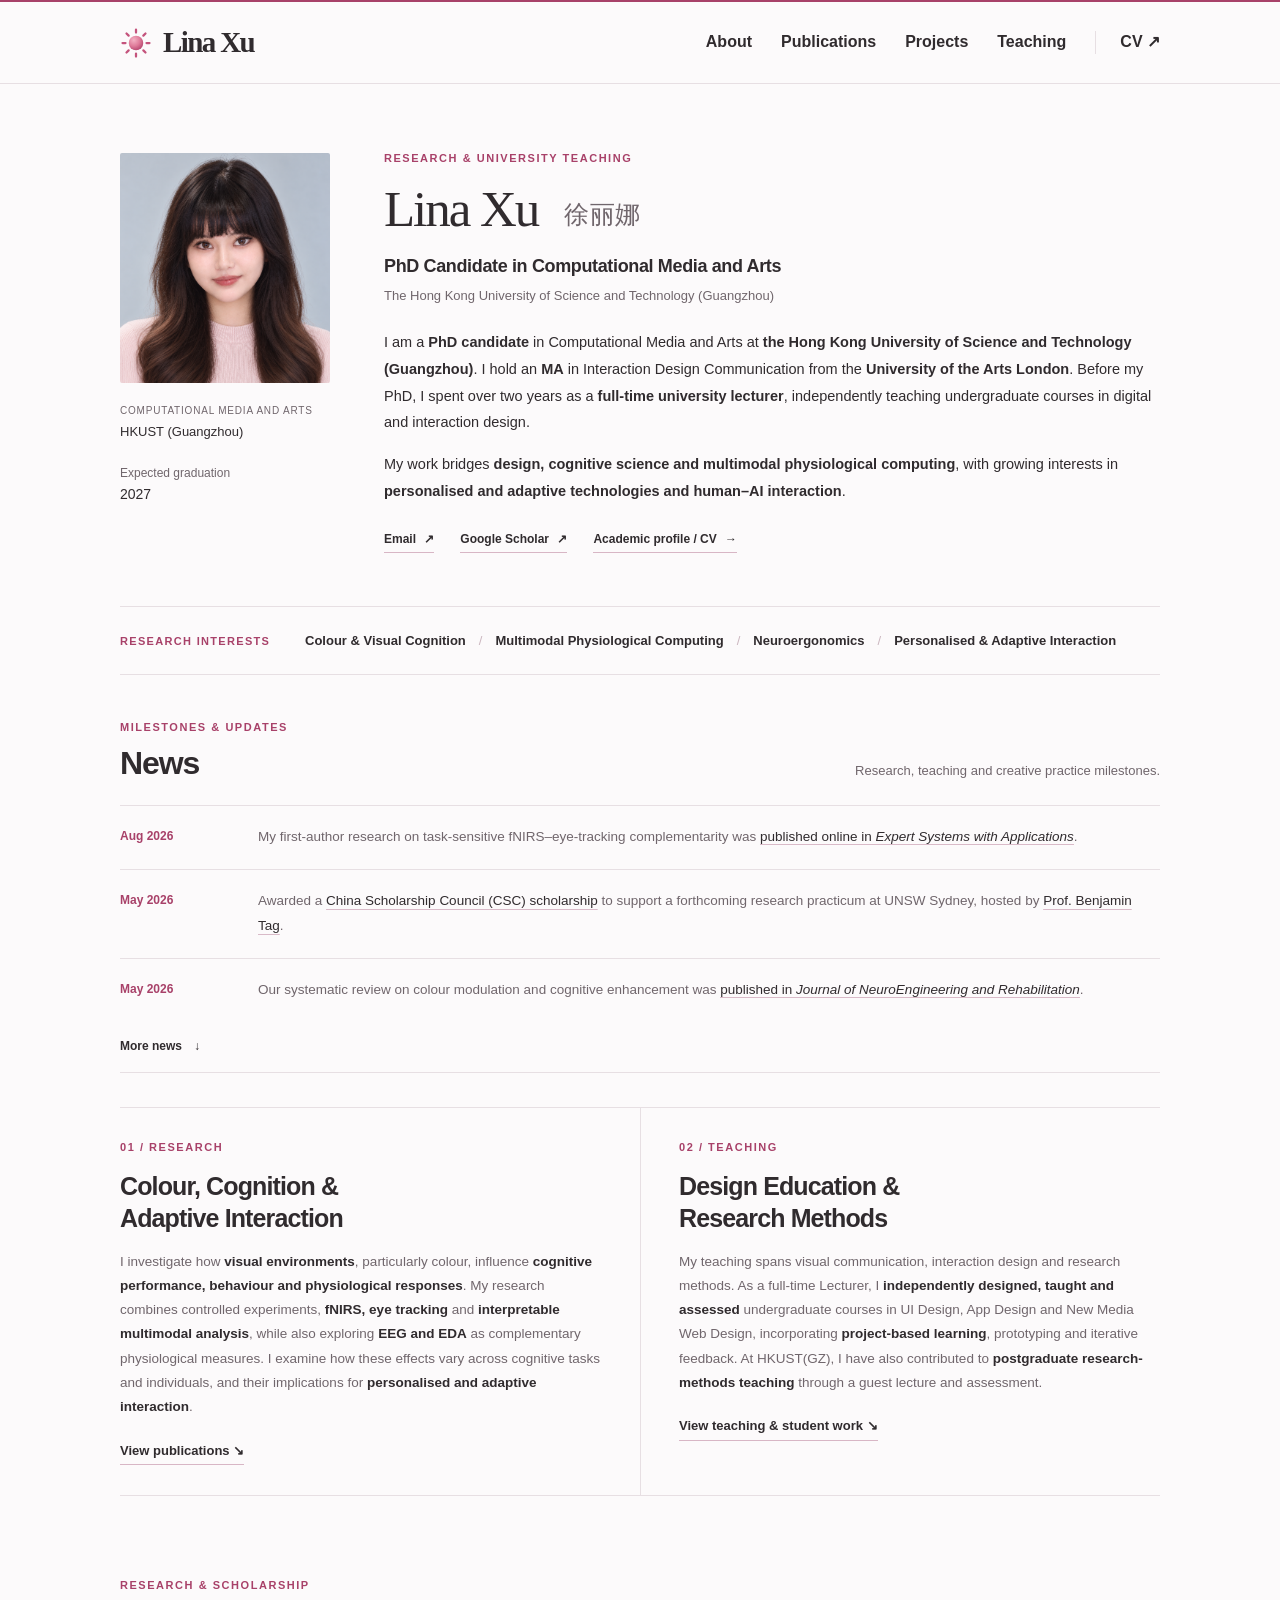
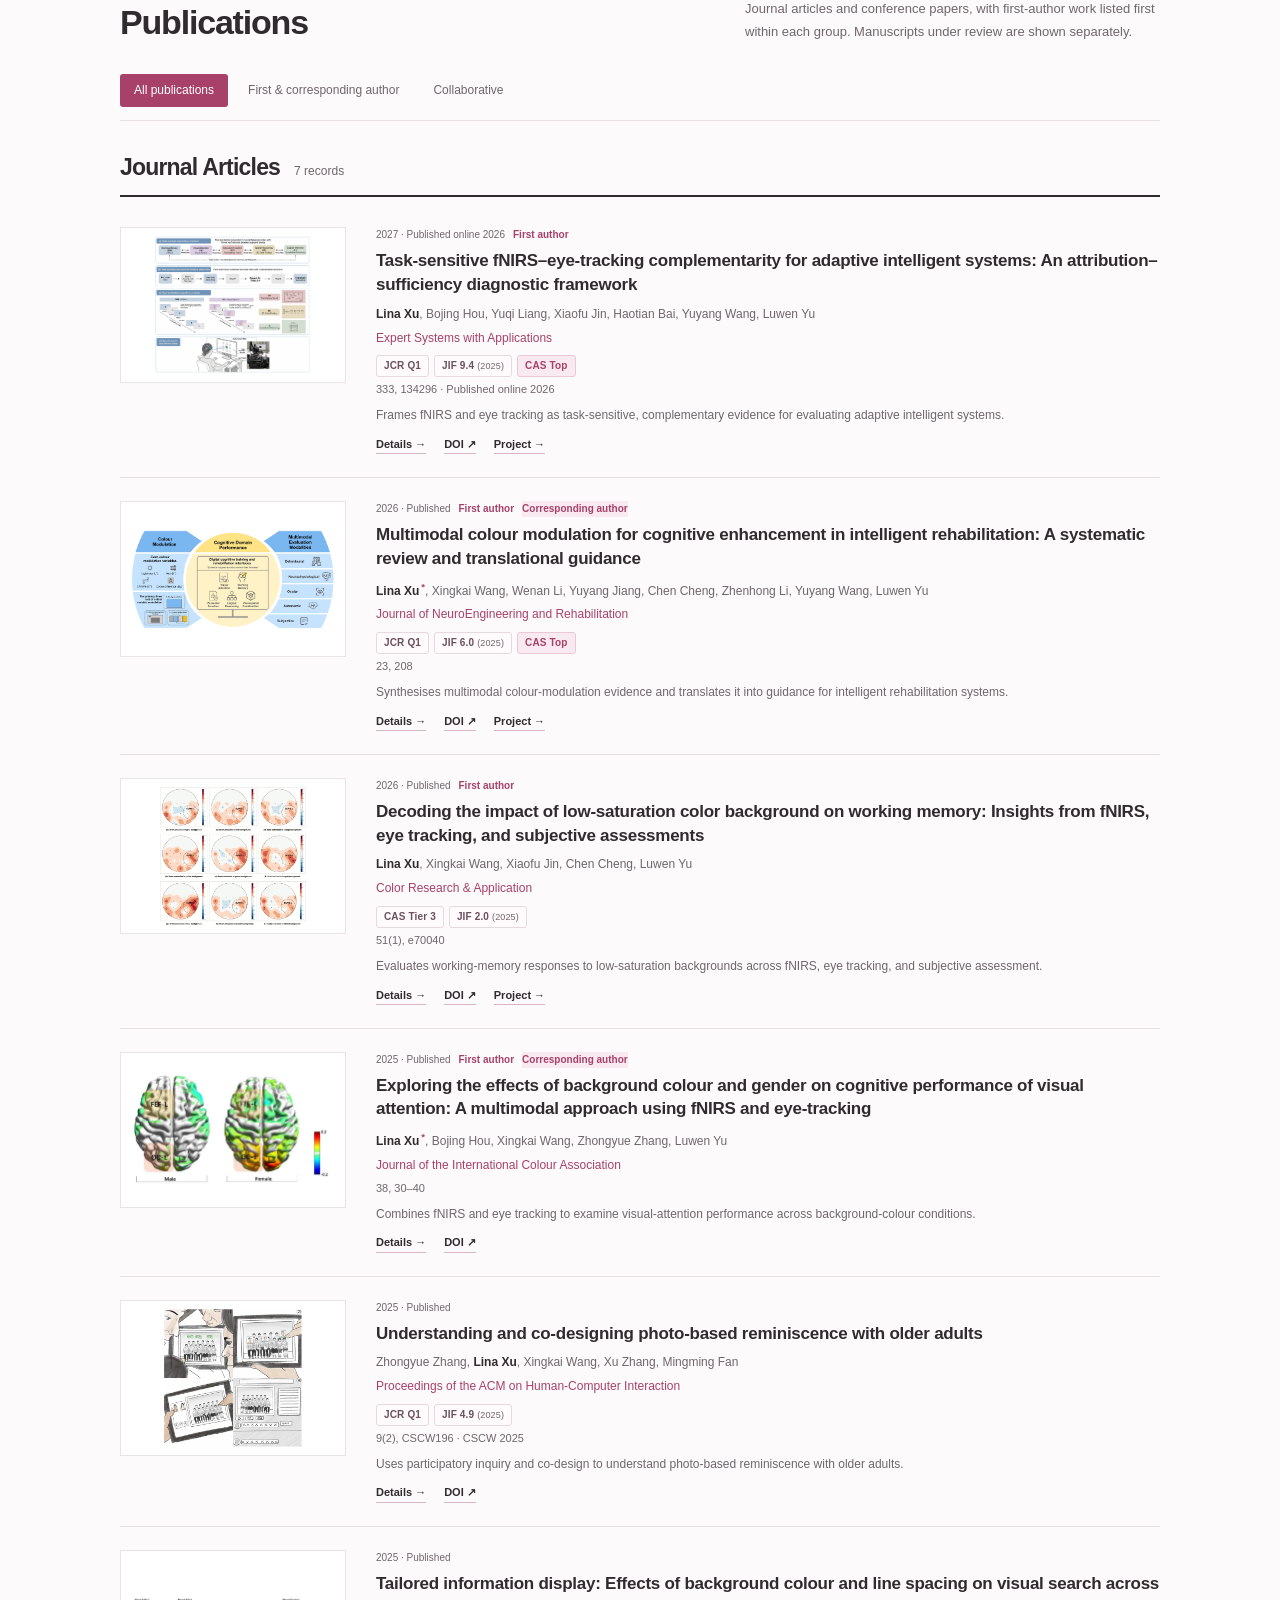
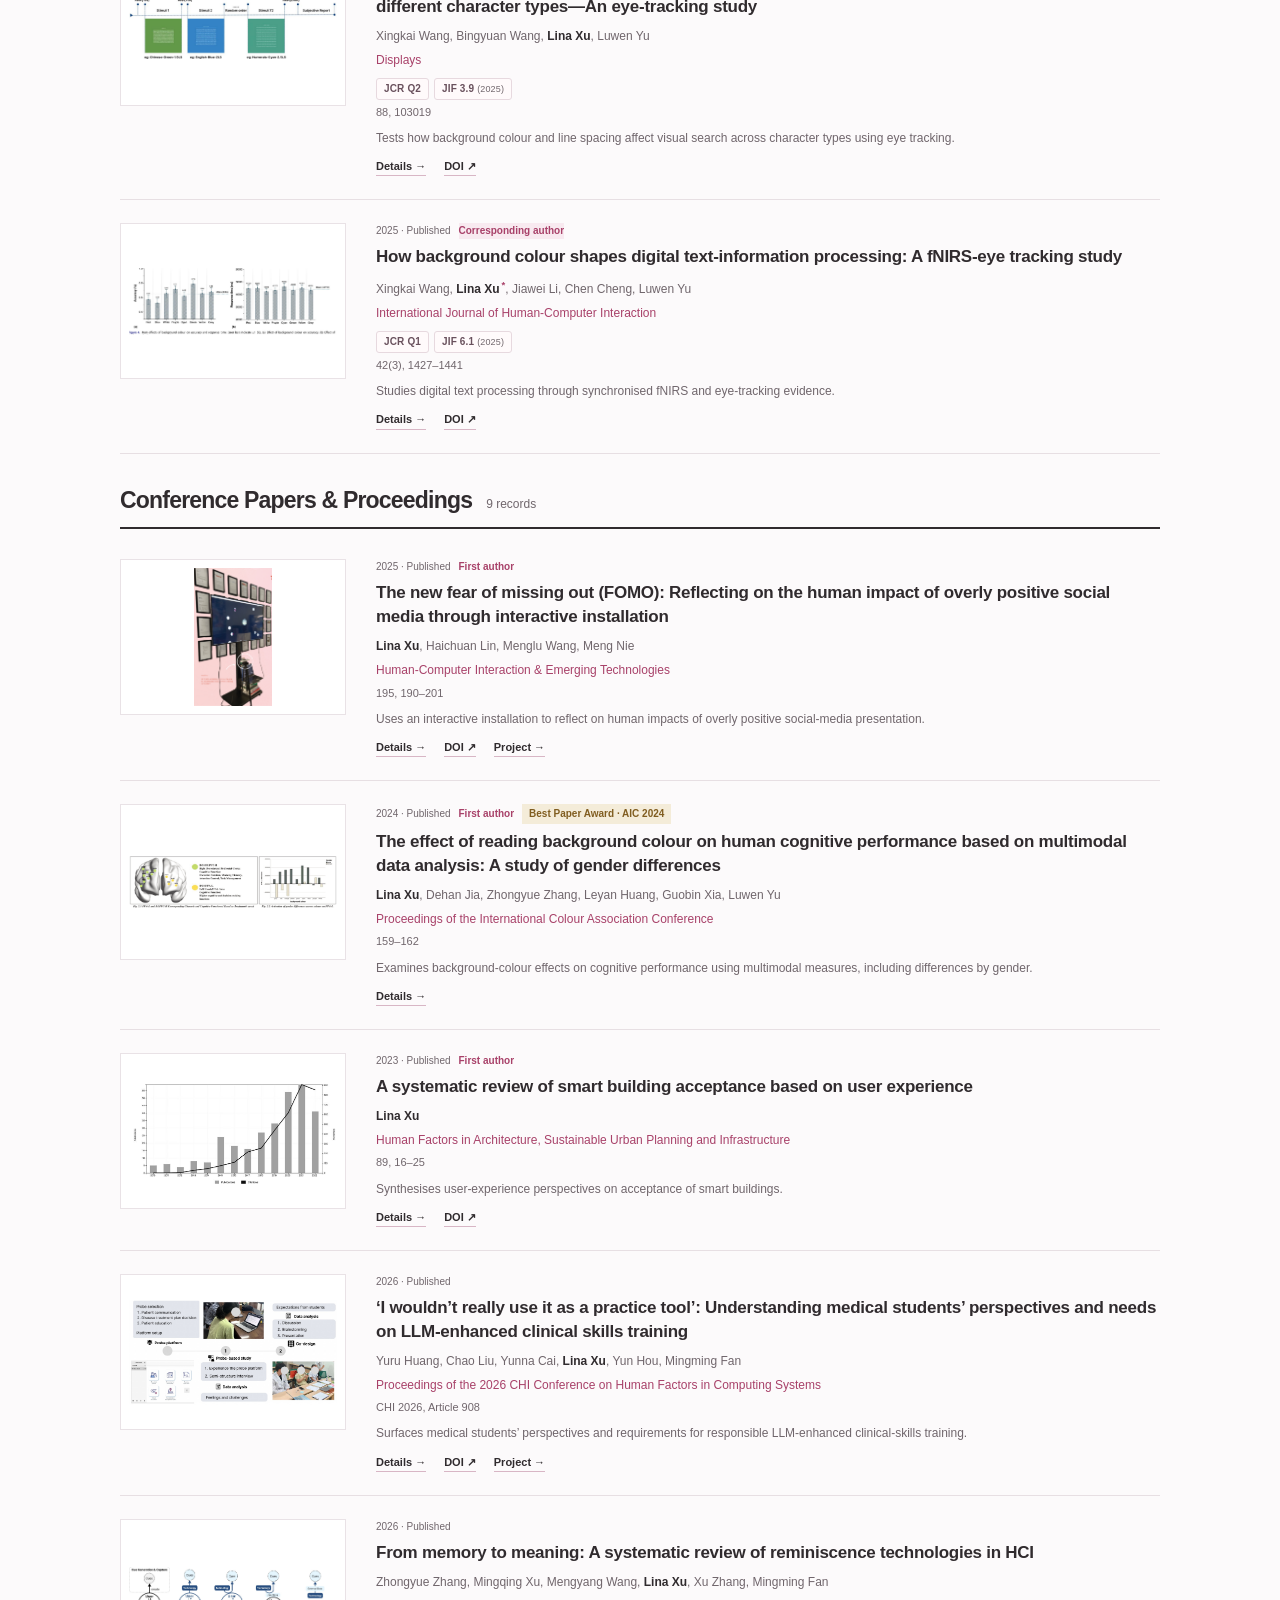
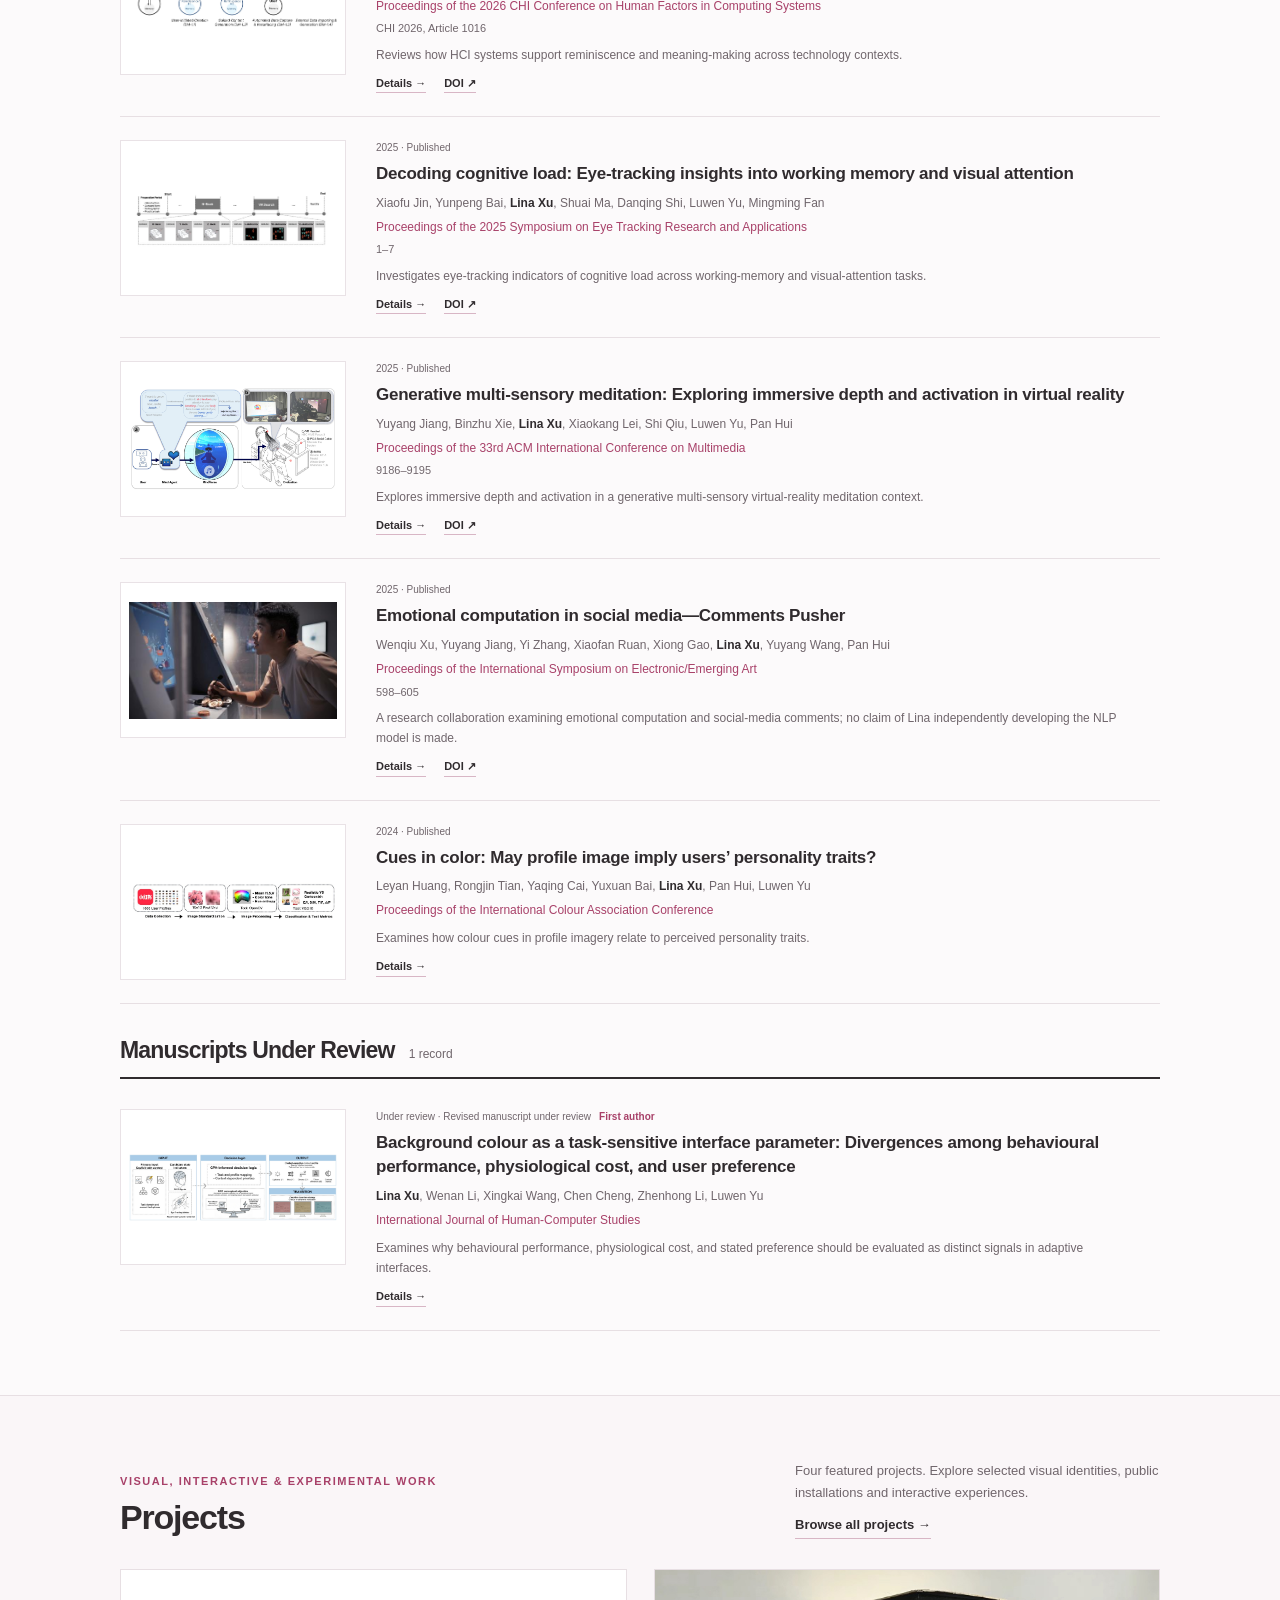
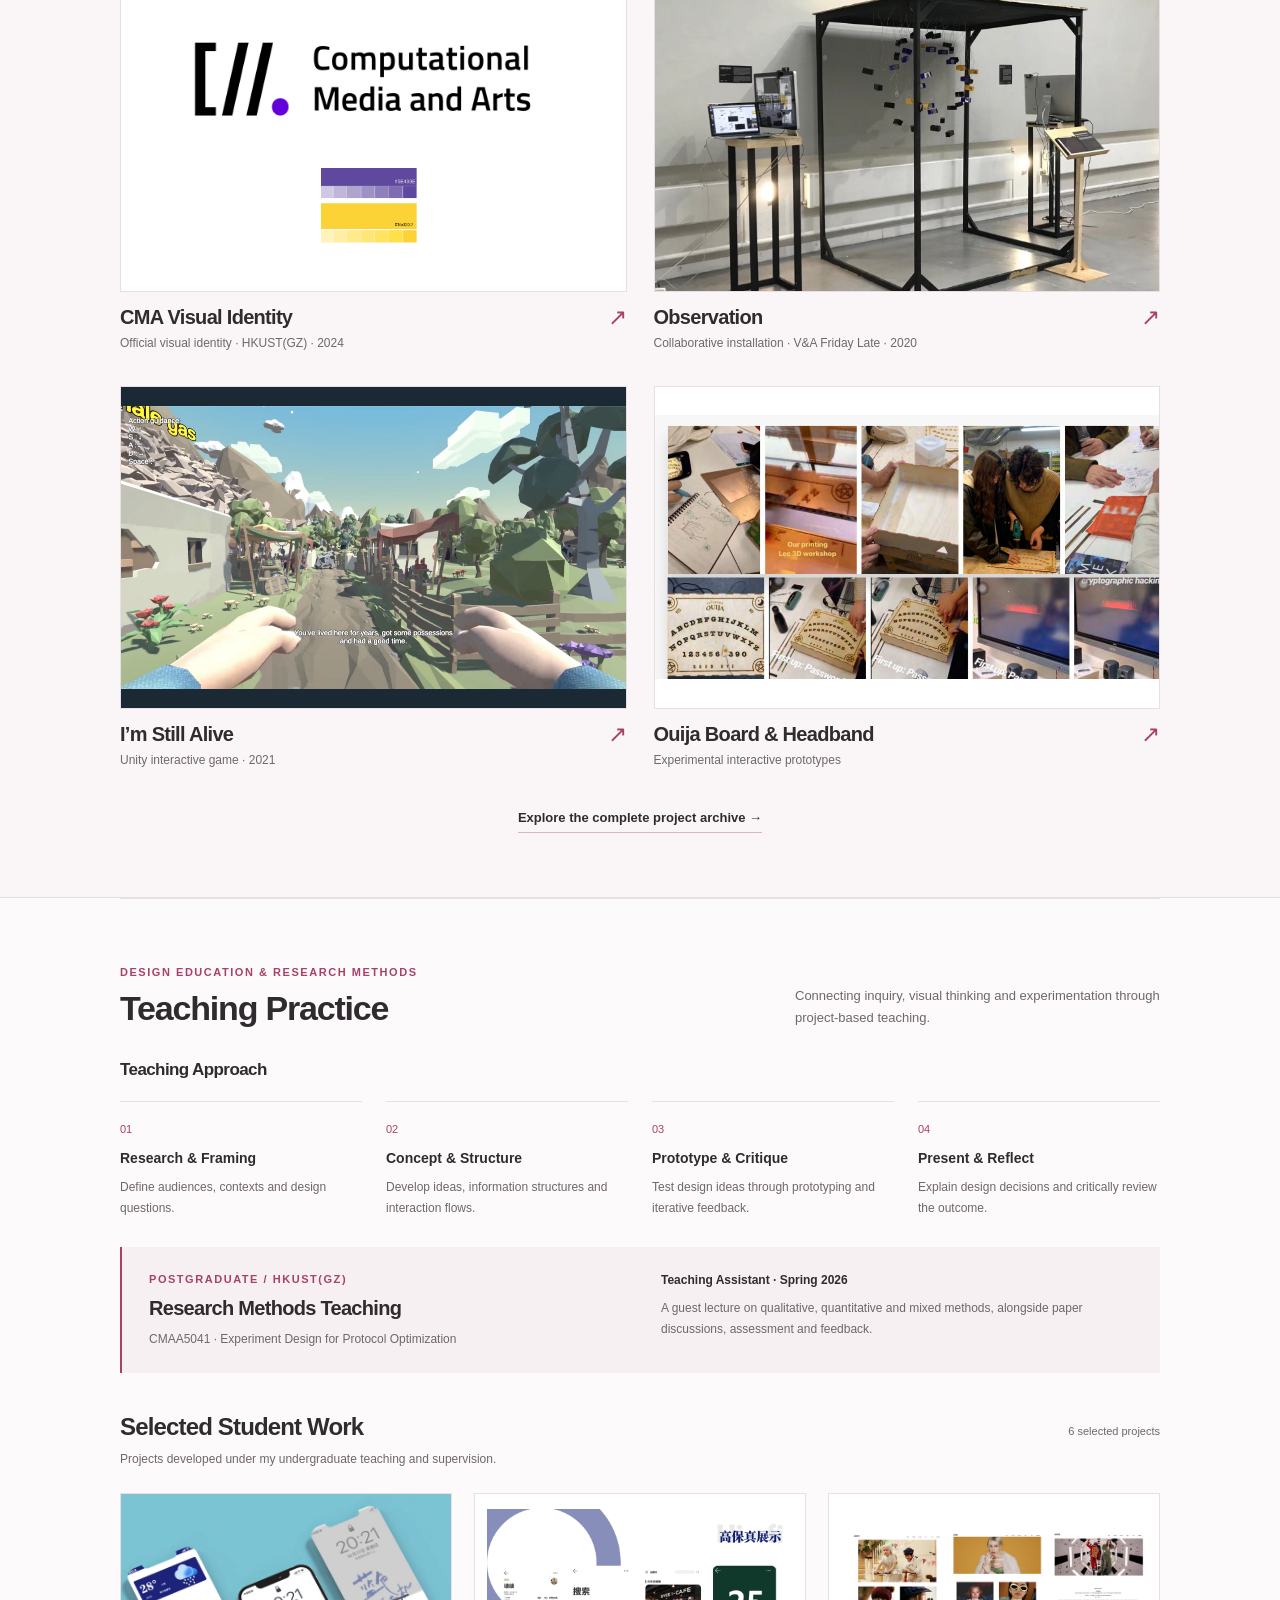
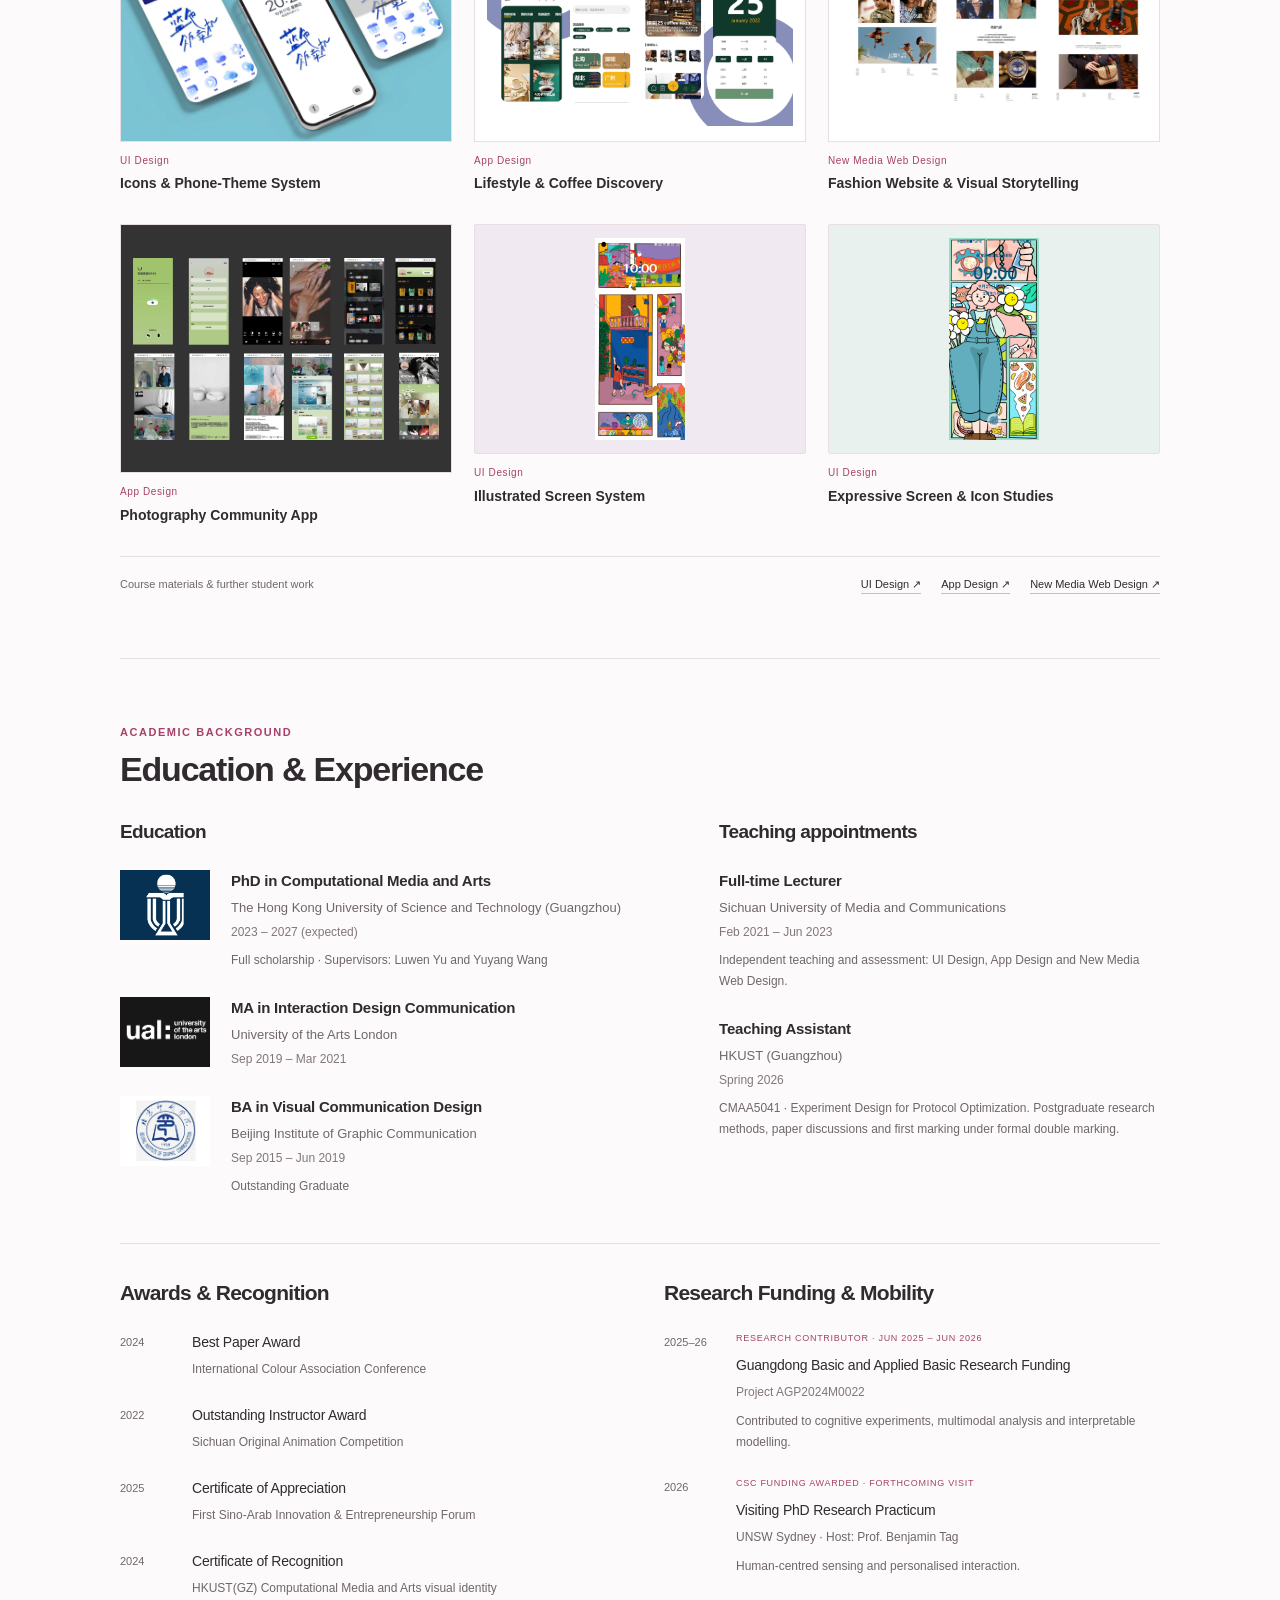
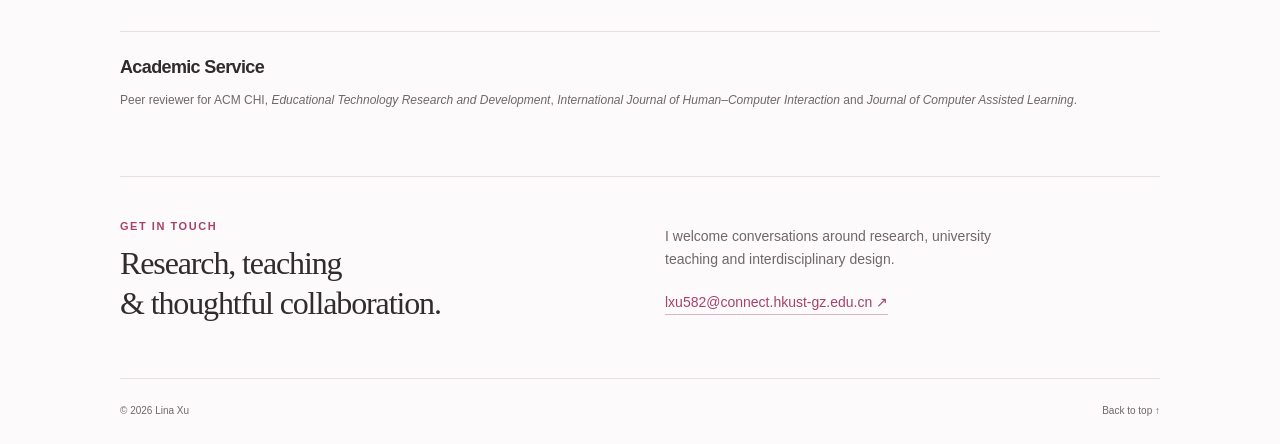
<file: index.html>
<!doctype html><html lang="en"><head><meta charset="utf-8"><meta name="viewport" content="width=device-width,initial-scale=1"><meta name="robots" content="index,follow"><meta name="description" content="Lina Xu — interdisciplinary research, university teaching and creative projects."><title>Lina Xu — Research & Teaching</title><link rel="icon" href="favicon.svg?v=sun-1"><link rel="stylesheet" href="style.css"><link rel="stylesheet" href="v2.css"><link rel="stylesheet" href="v3.css"><link rel="stylesheet" href="v4.css?v=portrait-preview-1"><script src="content.js?v=portrait-preview-1" defer></script><script src="app.js?v=portrait-preview-1" defer></script></head><body data-page="home"><a class="skip" href="#main">Skip to content</a>
<header class="site-header"><div class="shell header-inner"><a class="wordmark" href="index.html"><img class="wordmark-sun" src="favicon.svg?v=sun-1" width="32" height="32" alt="" aria-hidden="true">Lina Xu</a><button class="menu-toggle" aria-label="Open navigation" aria-controls="main-nav" aria-expanded="false">Menu ＋</button><nav id="main-nav" aria-label="Main navigation"><a href="#about">About</a><a href="#publications">Publications</a><a href="#projects">Projects</a><a href="#teaching">Teaching</a><a class="cv-nav" href="cv.html">CV ↗</a></nav></div></header>
<main id="main">
    <section class="shell profile" id="about" aria-labelledby="profile-title">
      <aside class="portrait-column">
        <img class="portrait" src="assets/portrait-pink-2026-10-30.png" width="1254" height="1254" alt="Portrait of Lina Xu" fetchpriority="high">
        <p class="portrait-caption">COMPUTATIONAL MEDIA AND ARTS<br><span>HKUST (Guangzhou)</span></p>
        <p class="completion">Expected graduation<br><strong>2027</strong></p>
      </aside>
      <div class="profile-copy">
        <p class="eyebrow">RESEARCH & UNIVERSITY TEACHING</p>
        <h1 id="profile-title">Lina Xu <span lang="zh-Hans">徐丽娜</span></h1>
        <p class="role">PhD Candidate in Computational Media and Arts</p>
        <p class="affiliation">The Hong Kong University of Science and Technology (Guangzhou)</p>
        <div class="bio">
  <p>I am a <strong>PhD candidate</strong> in Computational Media and Arts at <strong>the Hong Kong University of Science and Technology (Guangzhou)</strong>. I hold an <strong>MA</strong> in Interaction Design Communication from the <strong>University of the Arts London</strong>. Before my PhD, I spent over two years as a <strong>full-time university lecturer</strong>, independently teaching undergraduate courses in digital and interaction design.</p>
  <p>My work bridges <strong>design, cognitive science and multimodal physiological computing</strong>, with growing interests in <strong>personalised and adaptive technologies and human–AI interaction</strong>.</p>
</div>
        <div class="profile-links"><a href="mailto:lxu582@connect.hkust-gz.edu.cn">Email <span aria-hidden="true">↗</span></a><a href="https://scholar.google.com.hk/citations?user=OVE_IaoAAAAJ" target="_blank" rel="noopener noreferrer">Google Scholar <span aria-hidden="true">↗</span></a><a href="cv.html">Academic profile / CV <span aria-hidden="true">→</span></a></div>
      </div>
    </section>


<section class="shell research-interests" id="research-interests" aria-labelledby="interests-title">
  <h2 class="eyebrow" id="interests-title">RESEARCH INTERESTS</h2>
  <ul aria-label="Research interests">
    <li>Colour &amp; Visual Cognition</li>
    <li>Multimodal Physiological Computing</li>
    <li>Neuroergonomics</li>
    <li>Personalised &amp; Adaptive Interaction</li>
  </ul>
</section>

<section class="shell news-section" id="news" aria-labelledby="news-title">
  <div class="section-heading"><div><p class="eyebrow">MILESTONES & UPDATES</p><h2 id="news-title">News</h2></div><p>Research, teaching and creative practice milestones.</p></div>
  <ul class="news-list news-latest" aria-label="Latest news">
    <li class="news-item"><time datetime="2026-08">Aug 2026</time><p>My first-author research on task-sensitive fNIRS–eye-tracking complementarity was <a href="publication.html?id=fnirs-eye-tracking-complementarity">published online in <i>Expert Systems with Applications</i></a>.</p></li>
    <li class="news-item"><time datetime="2026-05">May 2026</time><p>Awarded a <span class="news-emphasis">China Scholarship Council (CSC) scholarship</span> to support a forthcoming research practicum at UNSW Sydney, hosted by <span class="news-emphasis">Prof. Benjamin Tag</span>.</p></li>
    <li class="news-item"><time datetime="2026-05">May 2026</time><p>Our systematic review on colour modulation and cognitive enhancement was <a href="publication.html?id=multimodal-colour-intelligent-rehabilitation">published in <i>Journal of NeuroEngineering and Rehabilitation</i></a>.</p></li>
  </ul>
  <details class="news-archive">
    <summary>More news <span aria-hidden="true">↓</span></summary>
    <ul class="news-list" aria-label="Earlier news">
      <li class="news-item"><time datetime="2026-04">Apr 2026</time><p>Contributed to a collaborative <a href="publication.html?id=medical-students-llm-clinical-skills">ACM CHI 2026 paper</a> investigating medical students’ needs for LLM-enhanced clinical skills training.</p></li>
      <li class="news-item"><time datetime="2026-01">Jan 2026</time><p>My first-author study of low-saturation backgrounds and working memory was <a href="publication.html?id=low-saturation-working-memory">published in <i>Color Research & Application</i></a>.</p></li>
      <li class="news-item"><time datetime="2025-04">Apr 2025</time><p>Published <a href="publication.html?id=background-colour-gender-visual-attention">first-author research on background colour, gender and visual attention</a> in the <i>Journal of the International Colour Association</i>.</p></li>
      <li class="news-item"><time datetime="2024-09">Sep 2024</time><p>Our paper received recognition in the AIC 2024 Student Paper Awards at the International Colour Association conference in São Paulo, Brazil.</p></li>
      <li class="news-item"><time datetime="2024">2024</time><p>Designed the <a href="project.html?id=cma">Computational Media and Arts visual identity</a> for HKUST (Guangzhou), receiving a Certificate of Recognition.</p></li>
      <li class="news-item"><time datetime="2023">2023</time><p>Began my PhD in Computational Media and Arts at HKUST (Guangzhou), supervised by Prof. Luwen Yu and Prof. Yuyang Wang.</p></li>
      <li class="news-item"><time datetime="2022">2022</time><p>Received the Outstanding Instructor Award at the Sichuan Original Animation Competition for supervising student projects.</p></li>
      <li class="news-item"><time datetime="2021-02">Feb 2021</time><p>Joined Sichuan University of Media and Communications as a full-time Lecturer, independently teaching undergraduate interaction design courses.</p></li>
      <li class="news-item"><time datetime="2020">Winter 2020</time><p>Exhibited <a href="project.html?id=parallel"><i>Parallel Space</i></a>, a collaborative remote puzzle, at a London arts festival.</p></li>
      <li class="news-item"><time datetime="2020">2020</time><p>Contributed visual and motion design to <a href="project.html?id=observation"><i>Observation</i></a>, a collaborative interactive installation associated with the V&A Friday Late programme.</p></li>
      <li class="news-item"><time datetime="2019-09">Sep 2019</time><p>Began my MA in Interaction Design Communication at the University of the Arts London.</p></li>
    </ul>
  </details>
</section>

<section class="shell dual-focus" aria-label="Research and teaching overview">
  <article class="focus-panel">
    <p class="eyebrow">01 / RESEARCH</p>
    <h2>Colour, Cognition &<br>Adaptive Interaction</h2>
    <p>I investigate how <strong>visual environments</strong>, particularly colour, influence <strong>cognitive performance, behaviour and physiological responses</strong>. My research combines controlled experiments, <strong>fNIRS, eye tracking</strong> and <strong>interpretable multimodal analysis</strong>, while also exploring <strong>EEG and EDA</strong> as complementary physiological measures. I examine how these effects vary across cognitive tasks and individuals, and their implications for <strong>personalised and adaptive interaction</strong>.</p>
    <a class="text-link" href="#publications">View publications ↘</a>
  </article>
  <article class="focus-panel">
    <p class="eyebrow">02 / TEACHING</p>
    <h2>Design Education &<br>Research Methods</h2>
    <p>My teaching spans visual communication, interaction design and research methods. As a full-time Lecturer, I <strong>independently designed, taught and assessed</strong> undergraduate courses in UI Design, App Design and New Media Web Design, incorporating <strong>project-based learning</strong>, prototyping and iterative feedback. At HKUST(GZ), I have also contributed to <strong>postgraduate research-methods teaching</strong> through a guest lecture and assessment.</p>
    <a class="text-link" href="#teaching">View teaching & student work ↘</a>
  </article>
</section>

<section class="shell section publication-section-v2" id="publications" aria-labelledby="publications-title"><div class="section-heading"><div><p class="eyebrow">RESEARCH & SCHOLARSHIP</p><h2 id="publications-title">Publications</h2></div><p>Journal articles and conference papers, with first-author work listed first within each group. Manuscripts under review are shown separately.</p></div><div class="publication-filters" role="group" aria-label="Filter publications"><button class="active" data-pub-filter="all" aria-pressed="true">All publications</button><button data-pub-filter="first" aria-pressed="false">First & corresponding author</button><button data-pub-filter="collaborative" aria-pressed="false">Collaborative</button></div><p class="sr-only" id="pub-status" aria-live="polite"></p><div id="publication-list"></div></section>

<section class="project-band" id="projects" aria-labelledby="projects-title"><div class="shell section"><div class="section-heading"><div><p class="eyebrow">VISUAL, INTERACTIVE & EXPERIMENTAL WORK</p><h2 id="projects-title">Projects</h2></div><div class="section-heading-right"><p>Four featured projects. Explore selected visual identities, public installations and interactive experiences.</p><a class="text-link" href="projects.html">Browse all projects →</a></div></div><div id="featured-projects" class="work-grid"></div><div class="archive-bottom"><a class="text-link" href="projects.html">Explore the complete project archive →</a></div></div></section>

<section class="shell section teaching-home" id="teaching" aria-labelledby="teaching-title">
  <div class="section-heading">
    <div><p class="eyebrow">DESIGN EDUCATION &amp; RESEARCH METHODS</p><h2 id="teaching-title">Teaching Practice</h2></div>
    <p>Connecting inquiry, visual thinking and experimentation through project-based teaching.</p>
  </div>
  <div class="teaching-methods" aria-labelledby="teaching-approach-title">
    <h3 id="teaching-approach-title">Teaching Approach</h3>
    <ol class="teaching-method-list">
      <li><span class="method-number">01</span><h4>Research &amp; Framing</h4><p>Define audiences, contexts and design questions.</p></li>
      <li><span class="method-number">02</span><h4>Concept &amp; Structure</h4><p>Develop ideas, information structures and interaction flows.</p></li>
      <li><span class="method-number">03</span><h4>Prototype &amp; Critique</h4><p>Test design ideas through prototyping and iterative feedback.</p></li>
      <li><span class="method-number">04</span><h4>Present &amp; Reflect</h4><p>Explain design decisions and critically review the outcome.</p></li>
    </ol>
  </div>
  <aside class="research-methods-teaching" aria-labelledby="methods-course-title">
    <div><p class="eyebrow">POSTGRADUATE / HKUST(GZ)</p><h3 id="methods-course-title">Research Methods Teaching</h3><p class="methods-course">CMAA5041 · Experiment Design for Protocol Optimization</p></div>
    <div><p class="methods-role">Teaching Assistant · Spring 2026</p><p>A guest lecture on qualitative, quantitative and mixed methods, alongside paper discussions, assessment and feedback.</p></div>
  </aside>
  <div class="student-work-heading"><div><h3 id="selected-student-title">Selected Student Work</h3><p>Projects developed under my undergraduate teaching and supervision.</p></div><span>6 selected projects</span></div>
  <div id="teaching-cases" class="selected-student-grid" aria-labelledby="selected-student-title"></div>
  <div class="course-detail-links" aria-label="Course portfolios"><span>Course materials &amp; further student work</span><div><a href="project.html?id=ui-teaching">UI Design ↗</a><a href="project.html?id=app-teaching">App Design ↗</a><a href="project.html?id=web-teaching">New Media Web Design ↗</a></div></div>
</section>

<section class="shell section academic-section" id="background" aria-labelledby="background-title">
  <div class="section-heading"><div><p class="eyebrow">ACADEMIC BACKGROUND</p><h2 id="background-title">Education & Experience</h2></div></div>
  <div class="background-grid">
    <div><h3 class="record-group-title">Education</h3>
      <article class="education-record"><a class="institution-logo hkust-mark" href="https://www.hkust-gz.edu.cn/" target="_blank" rel="noopener noreferrer" aria-label="HKUST Guangzhou website"><img src="assets/logo-hkust.png" width="104" height="72" alt="HKUST Guangzhou logo" loading="lazy"></a><div><h4>PhD in Computational Media and Arts</h4><p>The Hong Kong University of Science and Technology (Guangzhou)</p><p class="record-date">2023 – 2027 (expected)</p><p class="record-detail">Full scholarship · Supervisors: Luwen Yu and Yuyang Wang</p></div></article>
      <article class="education-record"><a class="institution-logo ual-mark" href="https://www.arts.ac.uk/" target="_blank" rel="noopener noreferrer" aria-label="University of the Arts London website"><img src="assets/logo-ual.png" width="104" height="72" alt="University of the Arts London logo" loading="lazy"></a><div><h4>MA in Interaction Design Communication</h4><p>University of the Arts London</p><p class="record-date">Sep 2019 – Mar 2021</p></div></article>
      <article class="education-record"><a class="institution-logo bigc-mark" href="https://www.bigc.edu.cn/" target="_blank" rel="noopener noreferrer" aria-label="Beijing Institute of Graphic Communication website"><img src="assets/logo-bigc.jpg" width="104" height="72" alt="Beijing Institute of Graphic Communication logo" loading="lazy"></a><div><h4>BA in Visual Communication Design</h4><p>Beijing Institute of Graphic Communication</p><p class="record-date">Sep 2015 – Jun 2019</p><p class="record-detail">Outstanding Graduate</p></div></article>
    </div>
    <div><h3 class="record-group-title">Teaching appointments</h3>
      <article class="experience-record"><h4>Full-time Lecturer</h4><p>Sichuan University of Media and Communications</p><p class="record-date">Feb 2021 – Jun 2023</p><p class="record-detail">Independent teaching and assessment: UI Design, App Design and New Media Web Design.</p></article>
      <article class="experience-record"><h4>Teaching Assistant</h4><p>HKUST (Guangzhou)</p><p class="record-date">Spring 2026</p><p class="record-detail">CMAA5041 · Experiment Design for Protocol Optimization. Postgraduate research methods, paper discussions and first marking under formal double marking.</p></article>
      
    </div>
  </div>
  <div class="academic-records-grid">
    <section aria-labelledby="honours-title"><h3 class="recognition-heading" id="honours-title">Awards &amp; Recognition</h3>
      <article class="academic-record award-record"><span class="record-year">2024</span><div><h4>Best Paper Award</h4><p>International Colour Association Conference</p></div></article>
      <article class="academic-record"><span class="record-year">2022</span><div><h4>Outstanding Instructor Award</h4><p>Sichuan Original Animation Competition</p></div></article>
      <article class="academic-record"><span class="record-year">2025</span><div><h4>Certificate of Appreciation</h4><p>First Sino-Arab Innovation &amp; Entrepreneurship Forum</p></div></article>
      <article class="academic-record"><span class="record-year">2024</span><div><h4>Certificate of Recognition</h4><p>HKUST(GZ) Computational Media and Arts visual identity</p></div></article>
    </section>
    <section aria-labelledby="funding-title"><h3 id="funding-title">Research Funding &amp; Mobility</h3>
      <article class="academic-record funding-record"><span class="record-year">2025–26</span><div><p class="record-kicker">RESEARCH CONTRIBUTOR · JUN 2025 – JUN 2026</p><h4>Guangdong Basic and Applied Basic Research Funding</h4><p class="record-date">Project AGP2024M0022</p><p class="record-detail">Contributed to cognitive experiments, multimodal analysis and interpretable modelling.</p></div></article>
      <article class="academic-record funding-record"><span class="record-year">2026</span><div><p class="record-kicker">CSC FUNDING AWARDED · FORTHCOMING VISIT</p><h4>Visiting PhD Research Practicum</h4><p>UNSW Sydney · Host: Prof. Benjamin Tag</p><p class="record-detail">Human-centred sensing and personalised interaction.</p></div></article>
    </section>
  </div>
  <div class="academic-service"><h3>Academic Service</h3><p>Peer reviewer for ACM CHI, <i>Educational Technology Research and Development</i>, <i>International Journal of Human–Computer Interaction</i> and <i>Journal of Computer Assisted Learning</i>.</p></div>
</section>

<section class="shell contact-section" id="contact"><div><p class="eyebrow">GET IN TOUCH</p><h2>Research, teaching<br>& thoughtful collaboration.</h2></div><div><p>I welcome conversations around research, university teaching and interdisciplinary design.</p><a class="contact-email" href="mailto:lxu582@connect.hkust-gz.edu.cn">lxu582@connect.hkust-gz.edu.cn ↗</a></div></section>
</main><footer class="shell site-footer"><p>© 2026 Lina Xu</p><a href="#about">Back to top ↑</a></footer><noscript><p class="shell">JavaScript is needed to display the publication and project records. The biography and overview remain available above.</p></noscript><dialog id="image-viewer" aria-label="Student work image viewer"><button type="button" class="viewer-close" aria-label="Close enlarged image">Close ×</button><img alt=""><p></p></dialog></body></html>
</file>
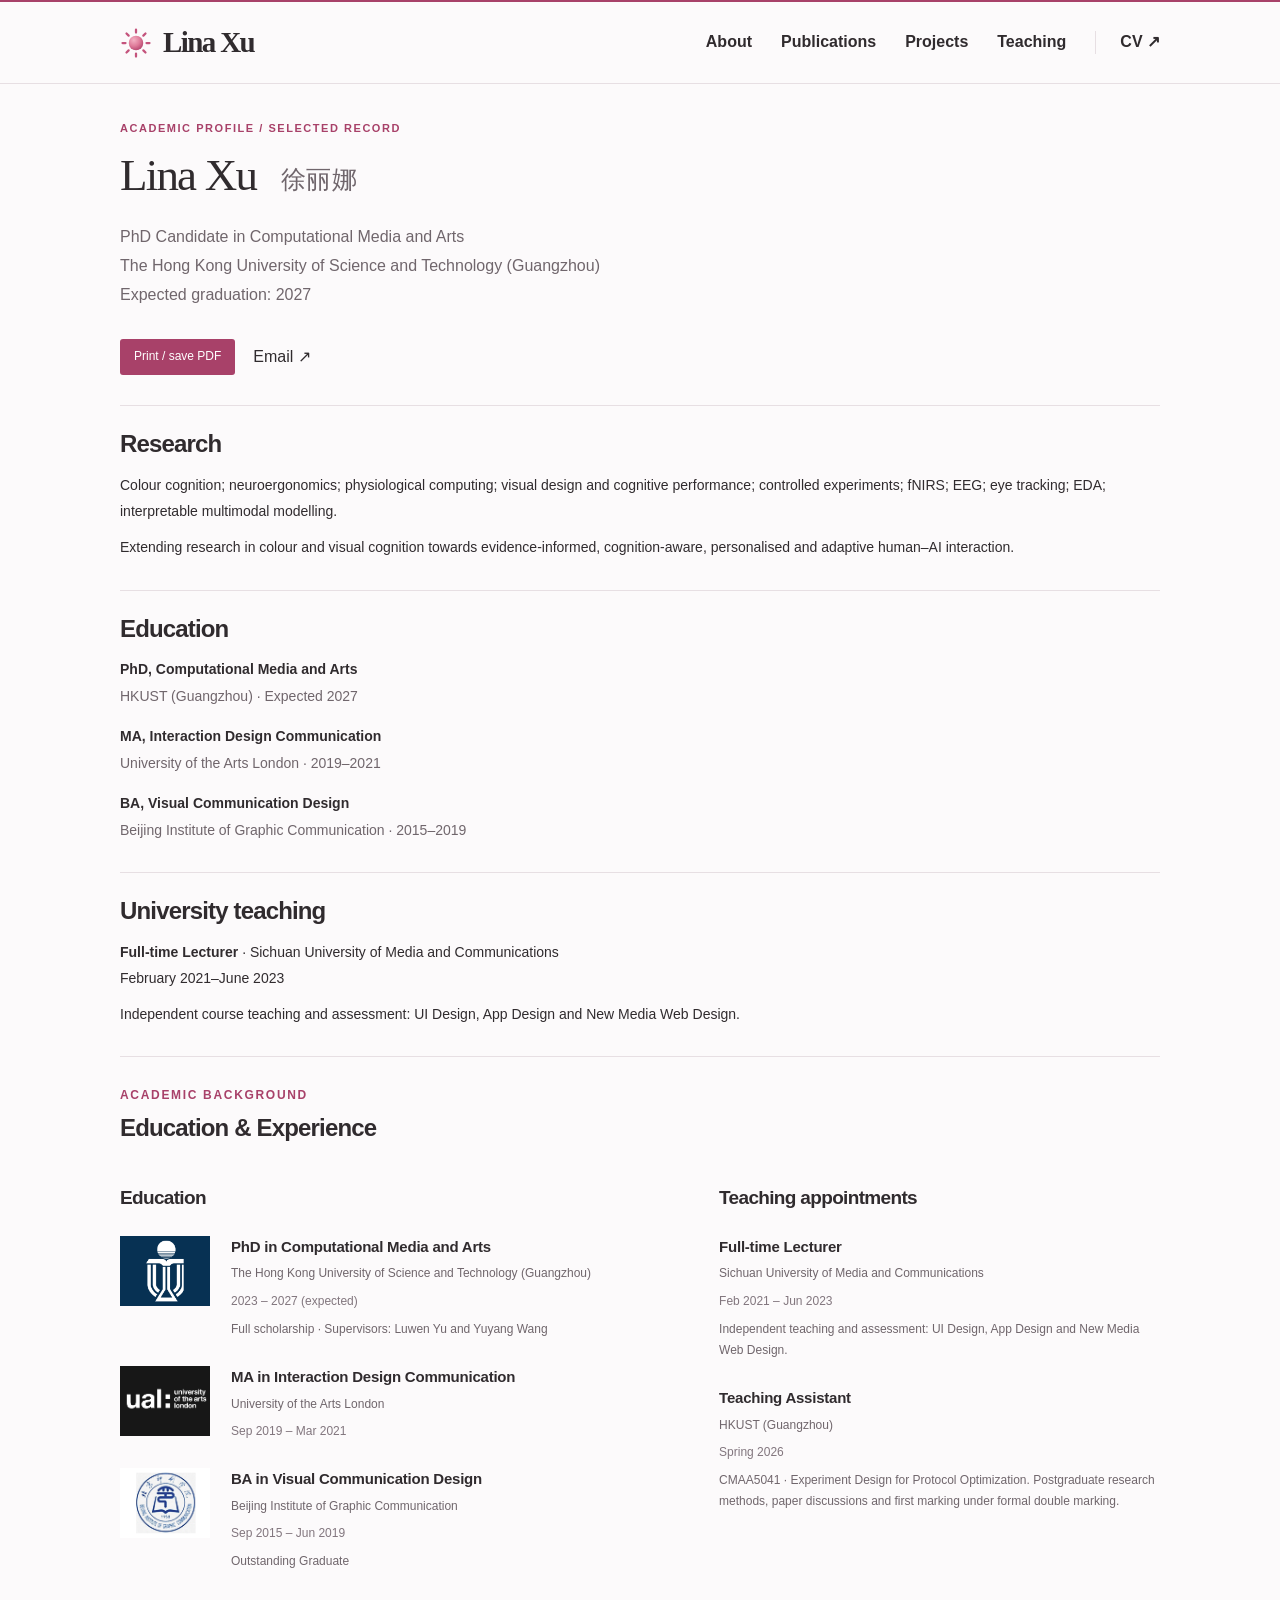
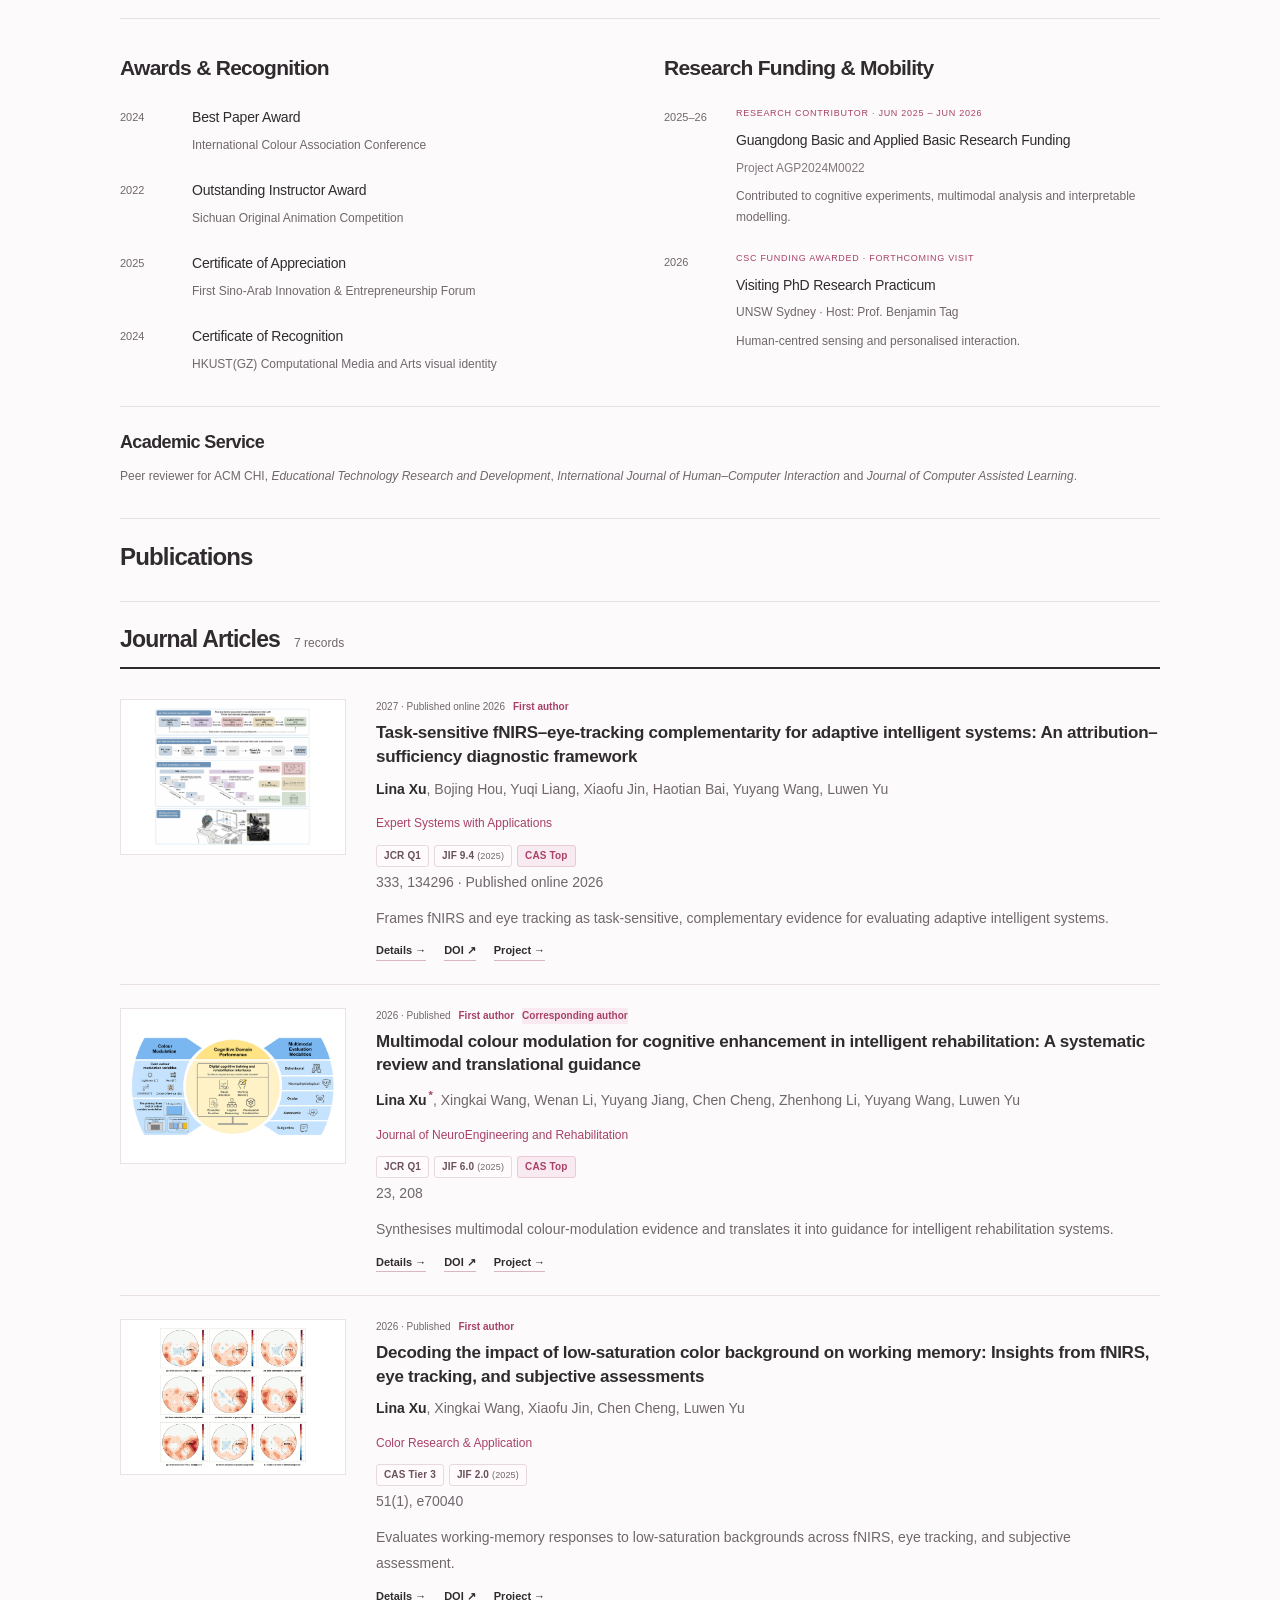
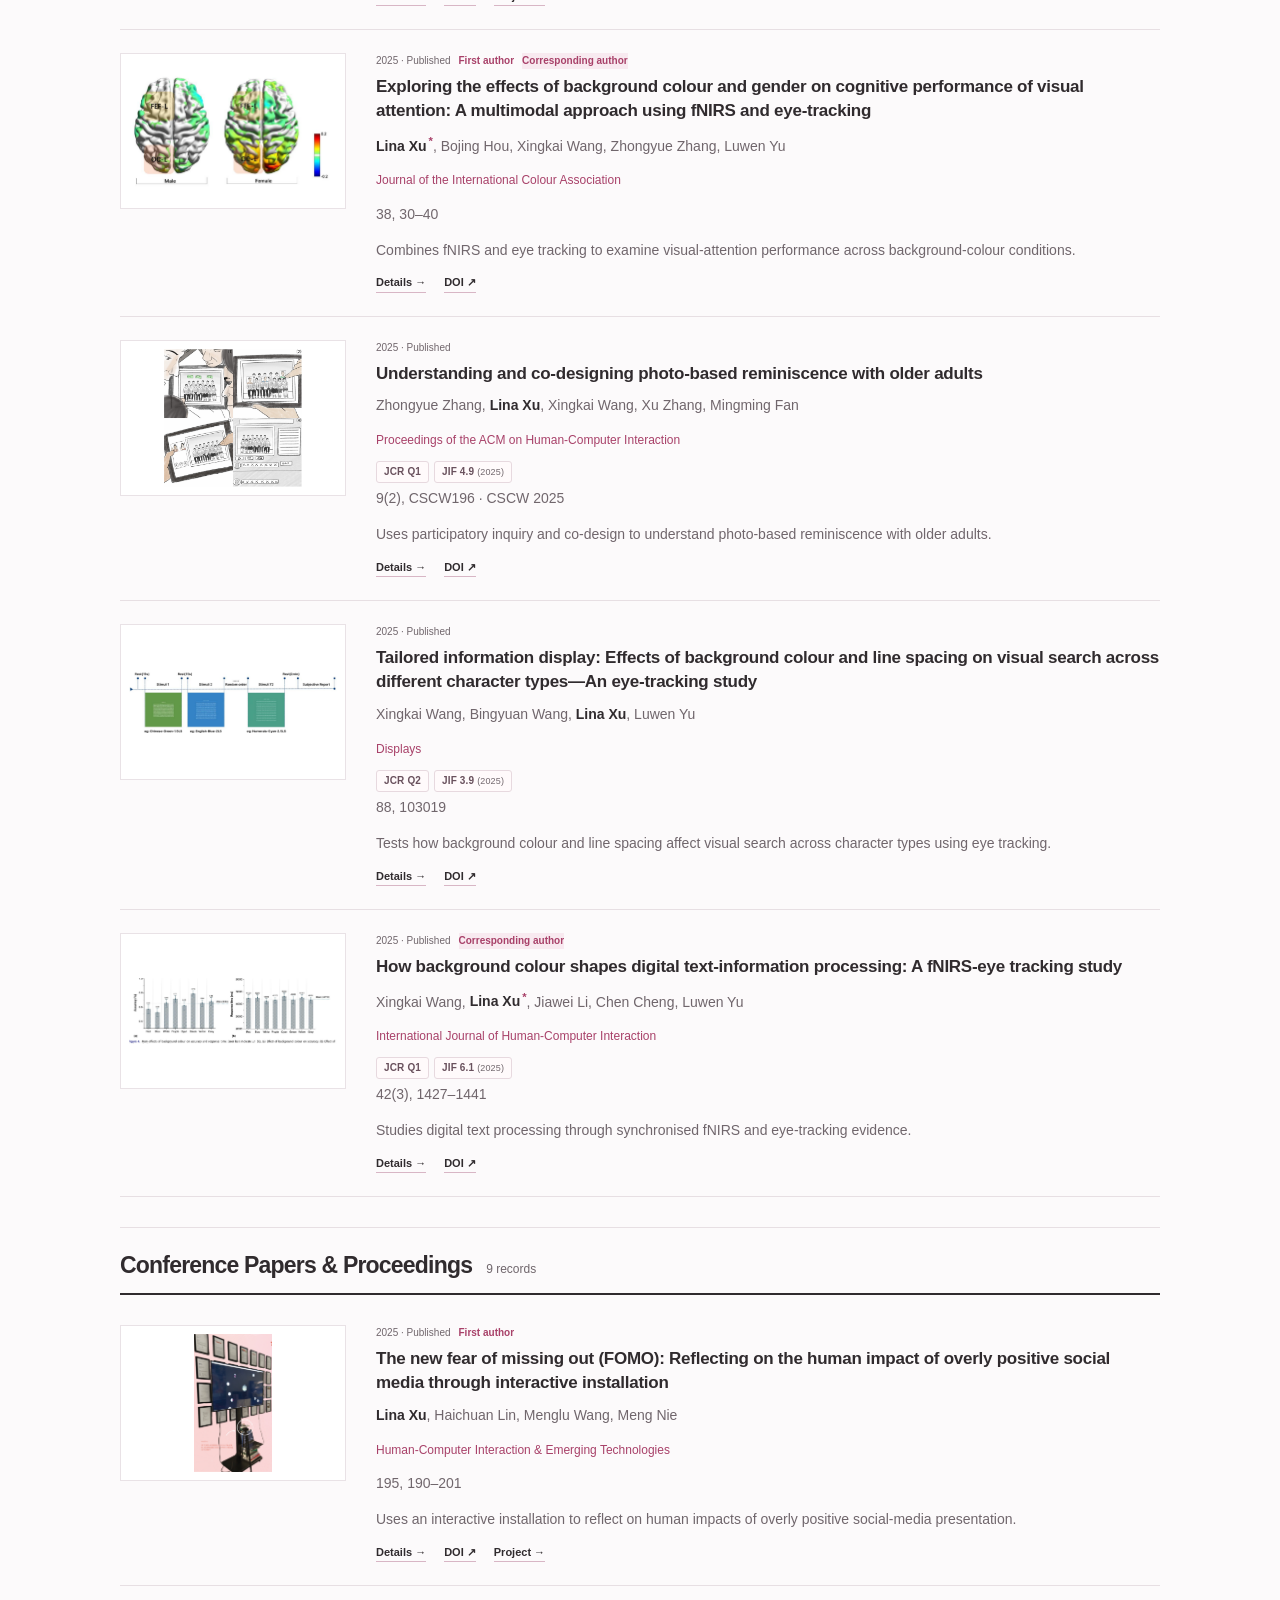
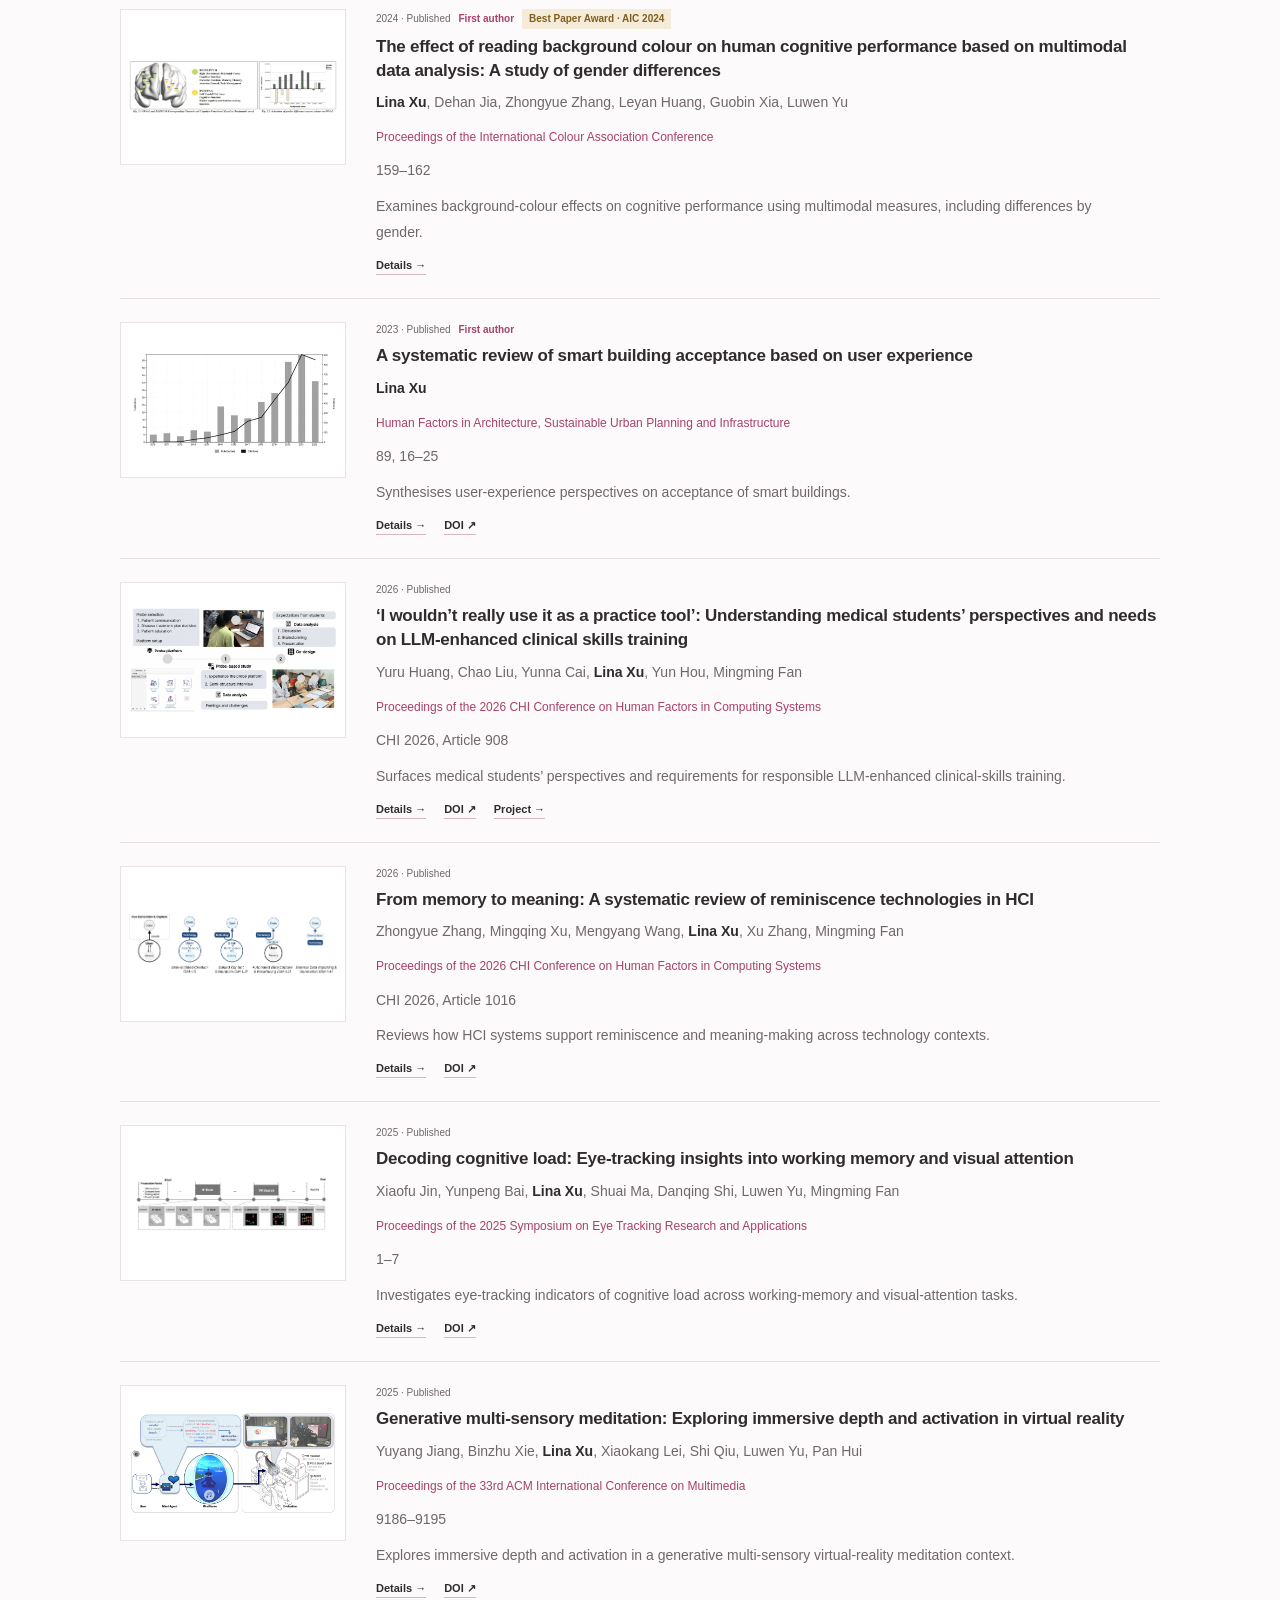
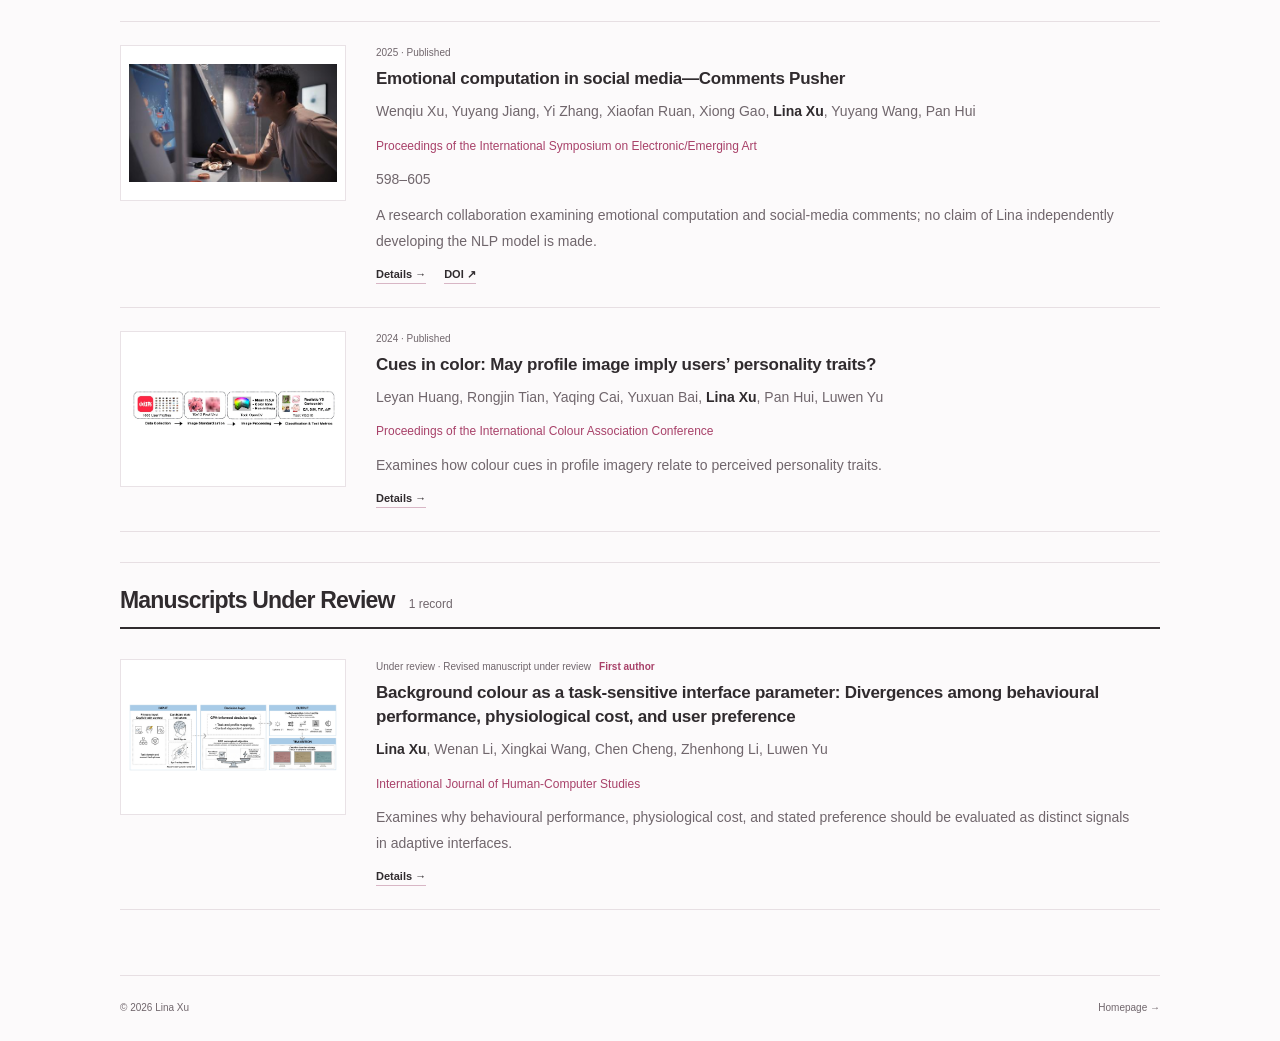
<file: cv.html>
<!doctype html><html lang="en"><head><meta charset="utf-8"><meta name="viewport" content="width=device-width,initial-scale=1"><meta name="robots" content="index,follow"><title>Academic profile — Lina Xu</title><link rel="icon" href="favicon.svg?v=sun-1"><link rel="stylesheet" href="style.css"><link rel="stylesheet" href="v2.css"><link rel="stylesheet" href="v3.css"><link rel="stylesheet" href="v4.css?v=portrait-preview-1"><script src="content.js?v=portrait-preview-1" defer></script><script src="app.js?v=portrait-preview-1" defer></script></head><body data-page="cv"><a class="skip" href="#main">Skip to content</a><header class="site-header"><div class="shell header-inner"><a class="wordmark" href="index.html"><img class="wordmark-sun" src="favicon.svg?v=sun-1" width="32" height="32" alt="" aria-hidden="true">Lina Xu</a><button class="menu-toggle" aria-label="Open navigation" aria-controls="main-nav" aria-expanded="false">Menu ＋</button><nav id="main-nav" aria-label="Main navigation"><a href="index.html#about">About</a><a href="index.html#publications">Publications</a><a href="projects.html">Projects</a><a href="index.html#teaching">Teaching</a><a class="cv-nav" href="cv.html">CV ↗</a></nav></div></header><main id="main" class="shell subpage"><div id="page-content" aria-live="polite"></div></main><footer class="shell site-footer"><p>© 2026 Lina Xu</p><a href="index.html">Homepage →</a></footer><dialog id="image-viewer" aria-label="Enlarged image"><button class="viewer-close" aria-label="Close enlarged image">Close ×</button><img alt=""><p></p></dialog></body></html>
</file>
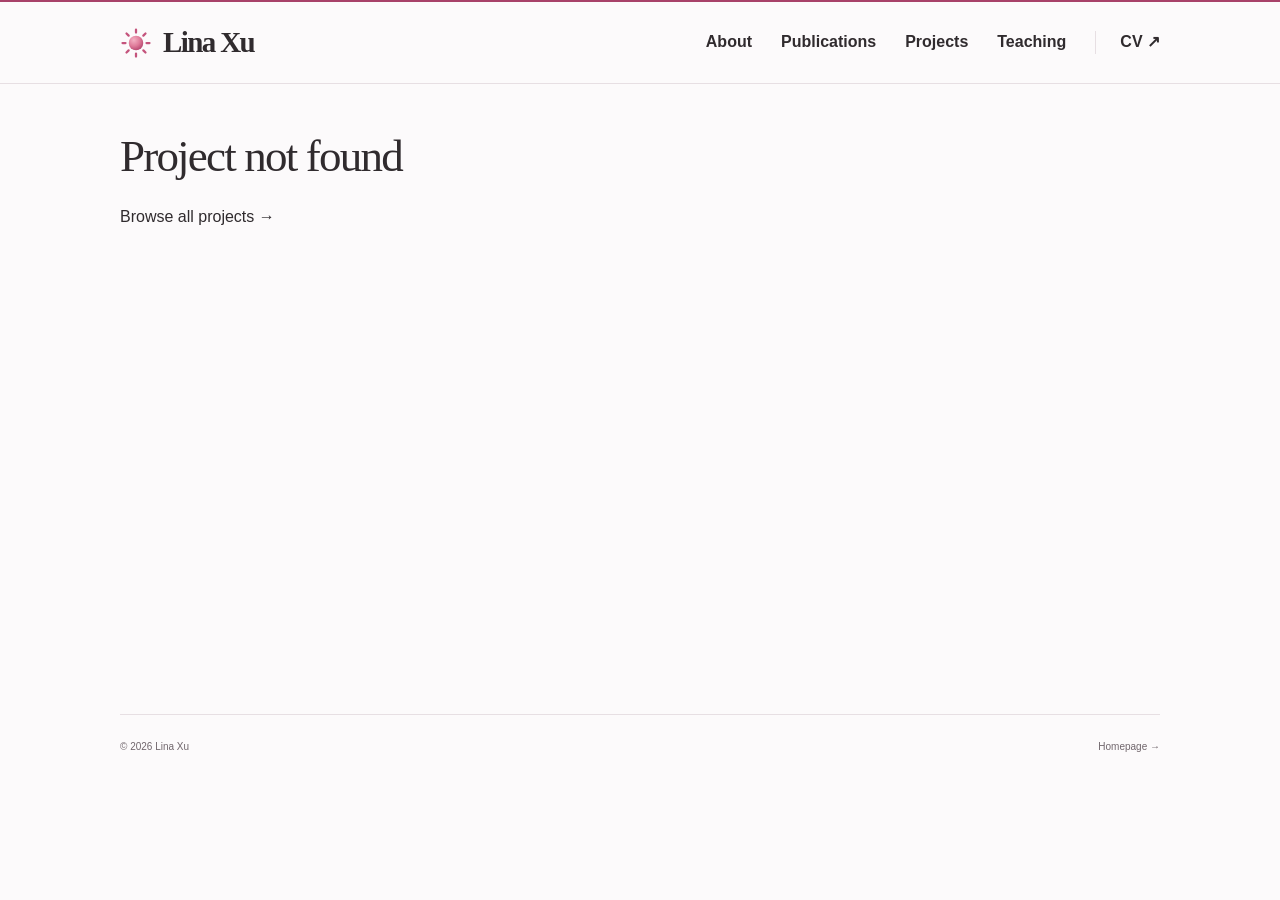
<file: project.html>
<!doctype html><html lang="en"><head><meta charset="utf-8"><meta name="viewport" content="width=device-width,initial-scale=1"><meta name="robots" content="index,follow"><title>Project — Lina Xu</title><link rel="icon" href="favicon.svg?v=sun-1"><link rel="stylesheet" href="style.css"><link rel="stylesheet" href="v2.css"><link rel="stylesheet" href="v3.css"><link rel="stylesheet" href="v4.css?v=portrait-preview-1"><script src="content.js?v=portrait-preview-1" defer></script><script src="app.js?v=portrait-preview-1" defer></script></head><body data-page="project"><a class="skip" href="#main">Skip to content</a><header class="site-header"><div class="shell header-inner"><a class="wordmark" href="index.html"><img class="wordmark-sun" src="favicon.svg?v=sun-1" width="32" height="32" alt="" aria-hidden="true">Lina Xu</a><button class="menu-toggle" aria-label="Open navigation" aria-controls="main-nav" aria-expanded="false">Menu ＋</button><nav id="main-nav" aria-label="Main navigation"><a href="index.html#about">About</a><a href="index.html#publications">Publications</a><a href="projects.html">Projects</a><a href="index.html#teaching">Teaching</a><a class="cv-nav" href="cv.html">CV ↗</a></nav></div></header><main id="main" class="shell subpage"><div id="page-content" aria-live="polite"></div></main><footer class="shell site-footer"><p>© 2026 Lina Xu</p><a href="index.html">Homepage →</a></footer><dialog id="image-viewer" aria-label="Enlarged image"><button class="viewer-close" aria-label="Close enlarged image">Close ×</button><img alt=""><p></p></dialog></body></html>
</file>
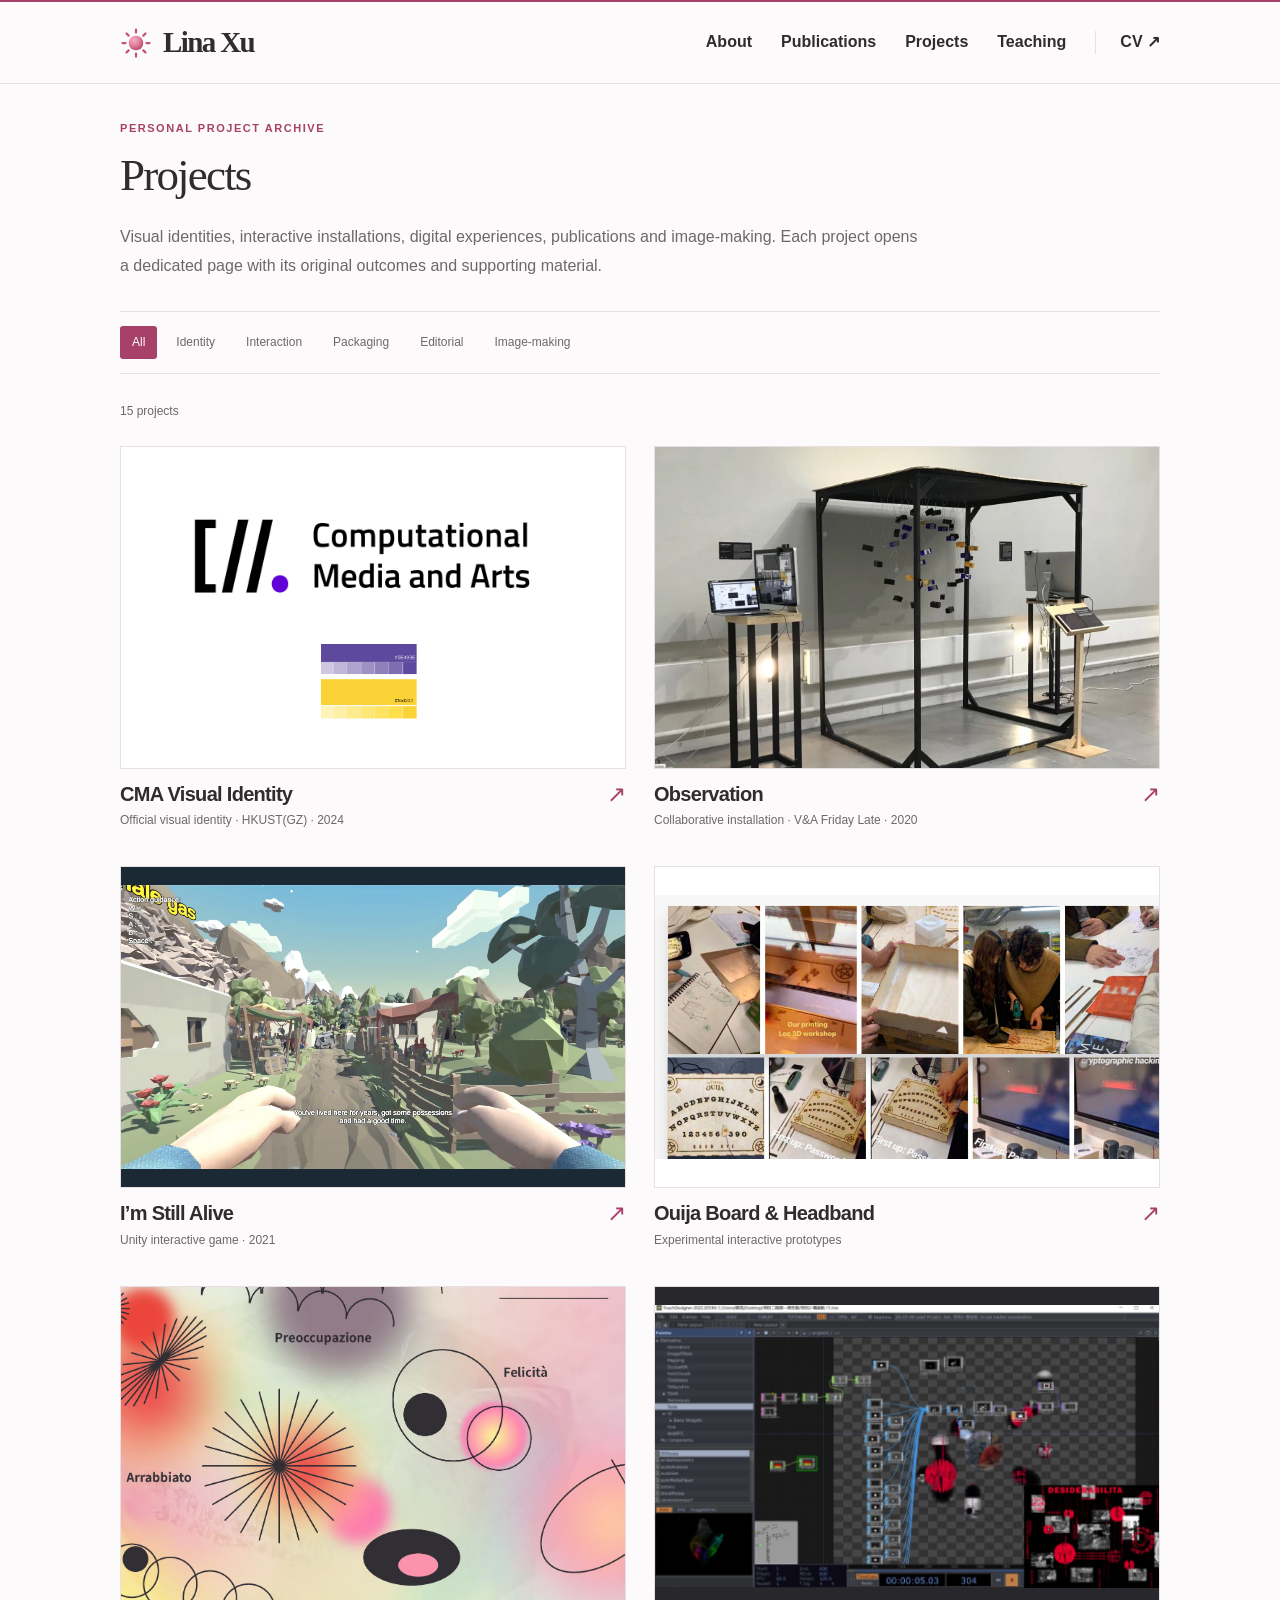
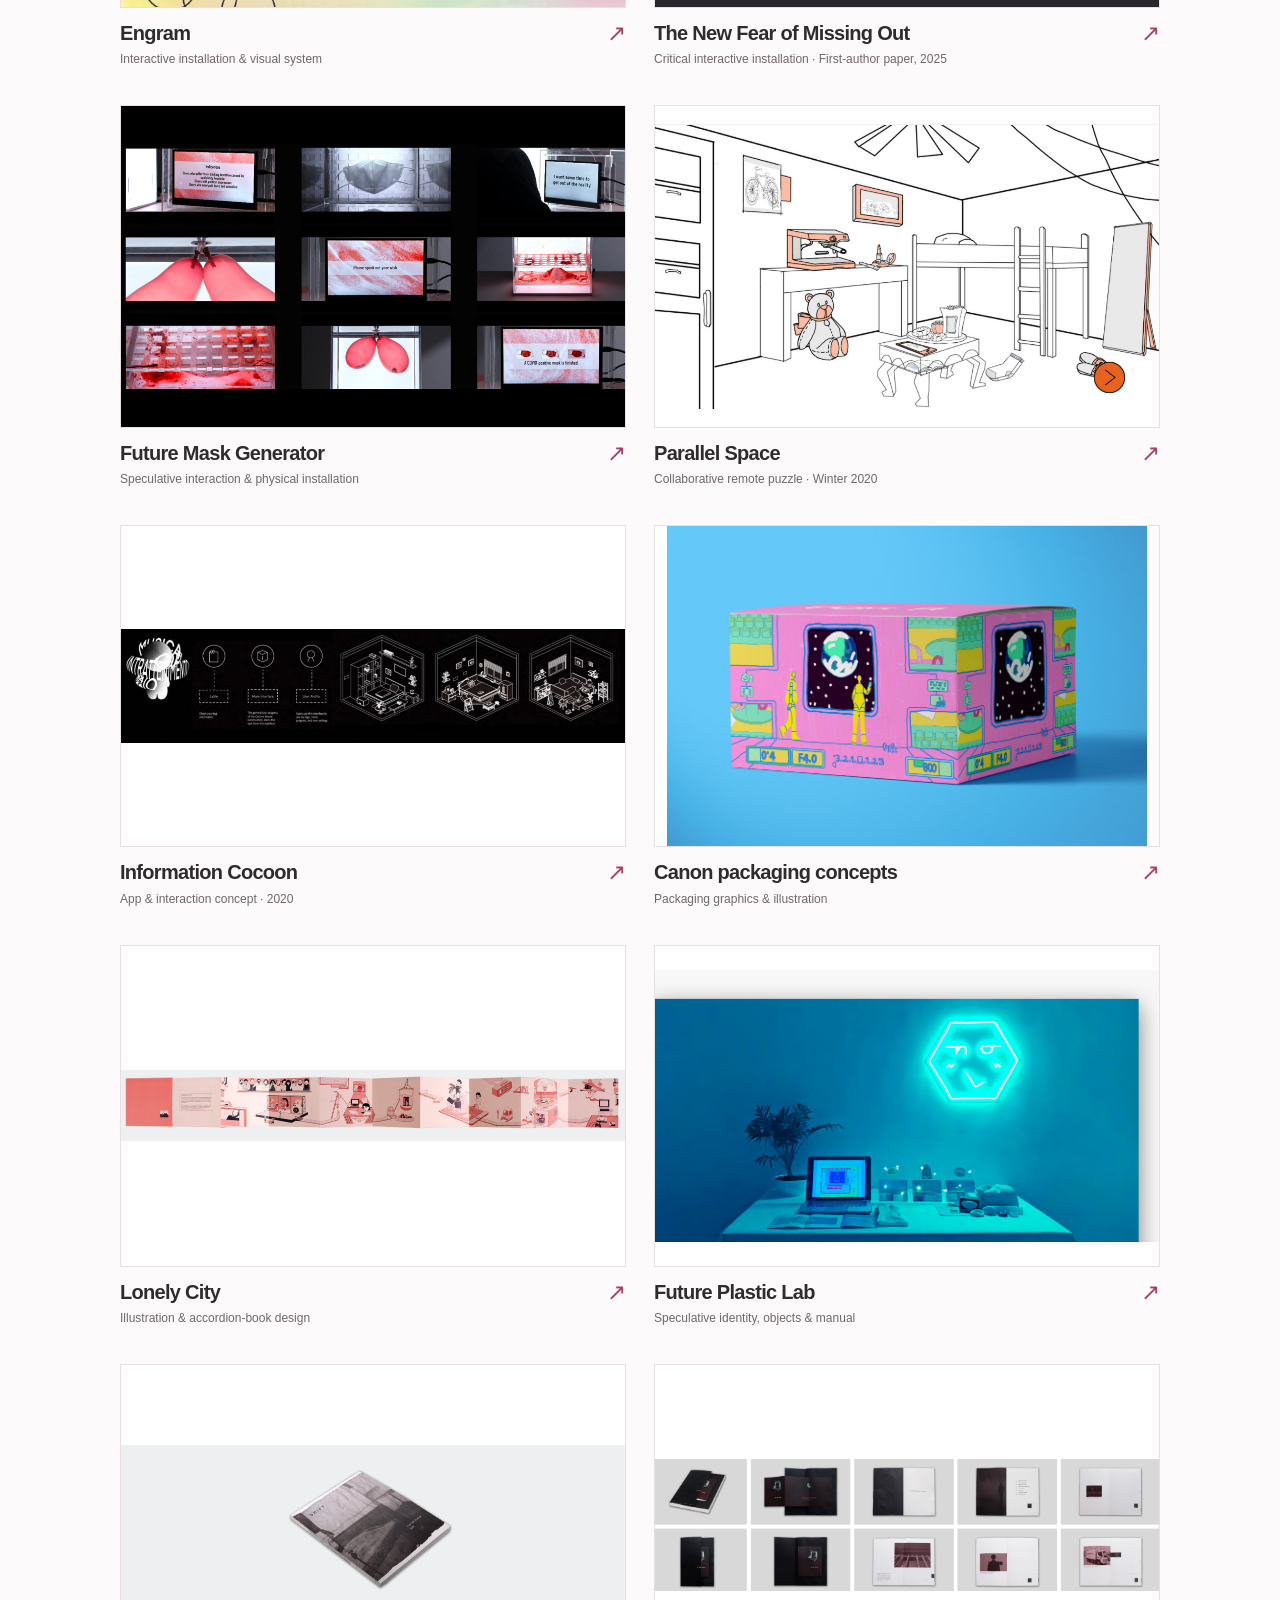
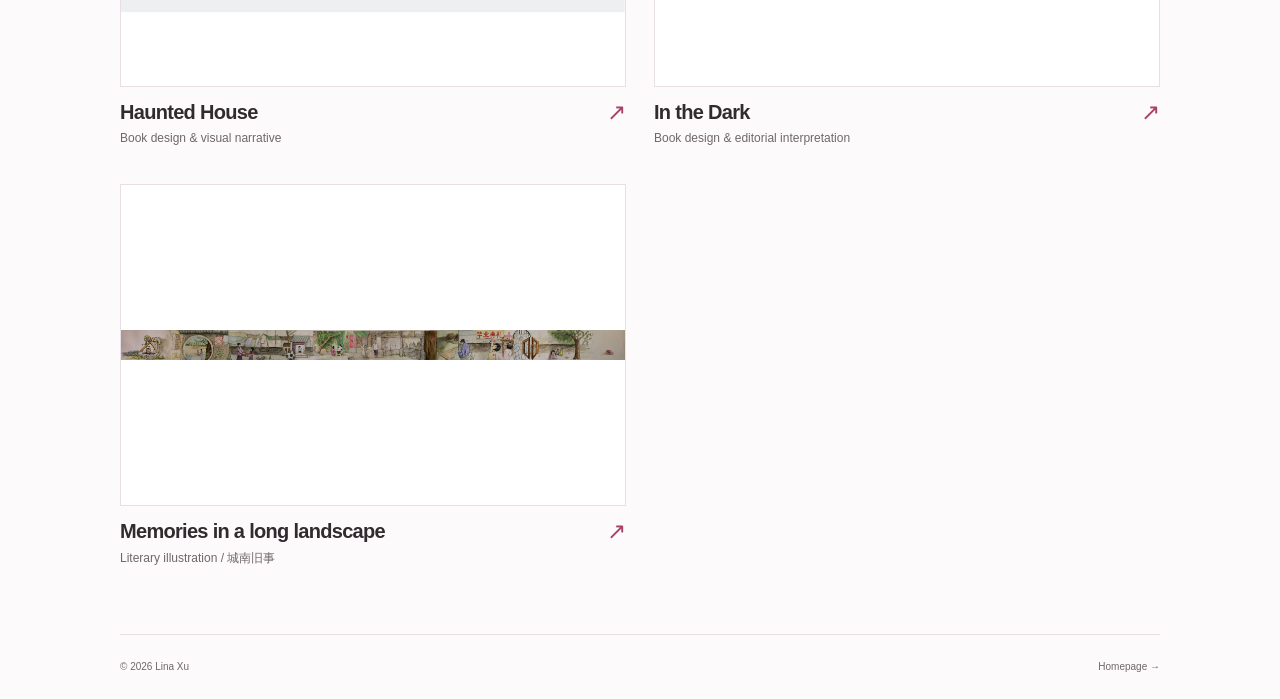
<file: projects.html>
<!doctype html><html lang="en"><head><meta charset="utf-8"><meta name="viewport" content="width=device-width,initial-scale=1"><meta name="robots" content="index,follow"><title>All Projects — Lina Xu</title><link rel="icon" href="favicon.svg?v=sun-1"><link rel="stylesheet" href="style.css"><link rel="stylesheet" href="v2.css"><link rel="stylesheet" href="v3.css"><link rel="stylesheet" href="v4.css?v=portrait-preview-1"><script src="content.js?v=portrait-preview-1" defer></script><script src="app.js?v=portrait-preview-1" defer></script></head><body data-page="projects"><a class="skip" href="#main">Skip to content</a><header class="site-header"><div class="shell header-inner"><a class="wordmark" href="index.html"><img class="wordmark-sun" src="favicon.svg?v=sun-1" width="32" height="32" alt="" aria-hidden="true">Lina Xu</a><button class="menu-toggle" aria-label="Open navigation" aria-controls="main-nav" aria-expanded="false">Menu ＋</button><nav id="main-nav" aria-label="Main navigation"><a href="index.html#about">About</a><a href="index.html#publications">Publications</a><a href="projects.html">Projects</a><a href="index.html#teaching">Teaching</a><a class="cv-nav" href="cv.html">CV ↗</a></nav></div></header><main id="main" class="shell subpage"><div id="page-content" aria-live="polite"></div></main><footer class="shell site-footer"><p>© 2026 Lina Xu</p><a href="index.html">Homepage →</a></footer><dialog id="image-viewer" aria-label="Enlarged image"><button class="viewer-close" aria-label="Close enlarged image">Close ×</button><img alt=""><p></p></dialog></body></html>
</file>
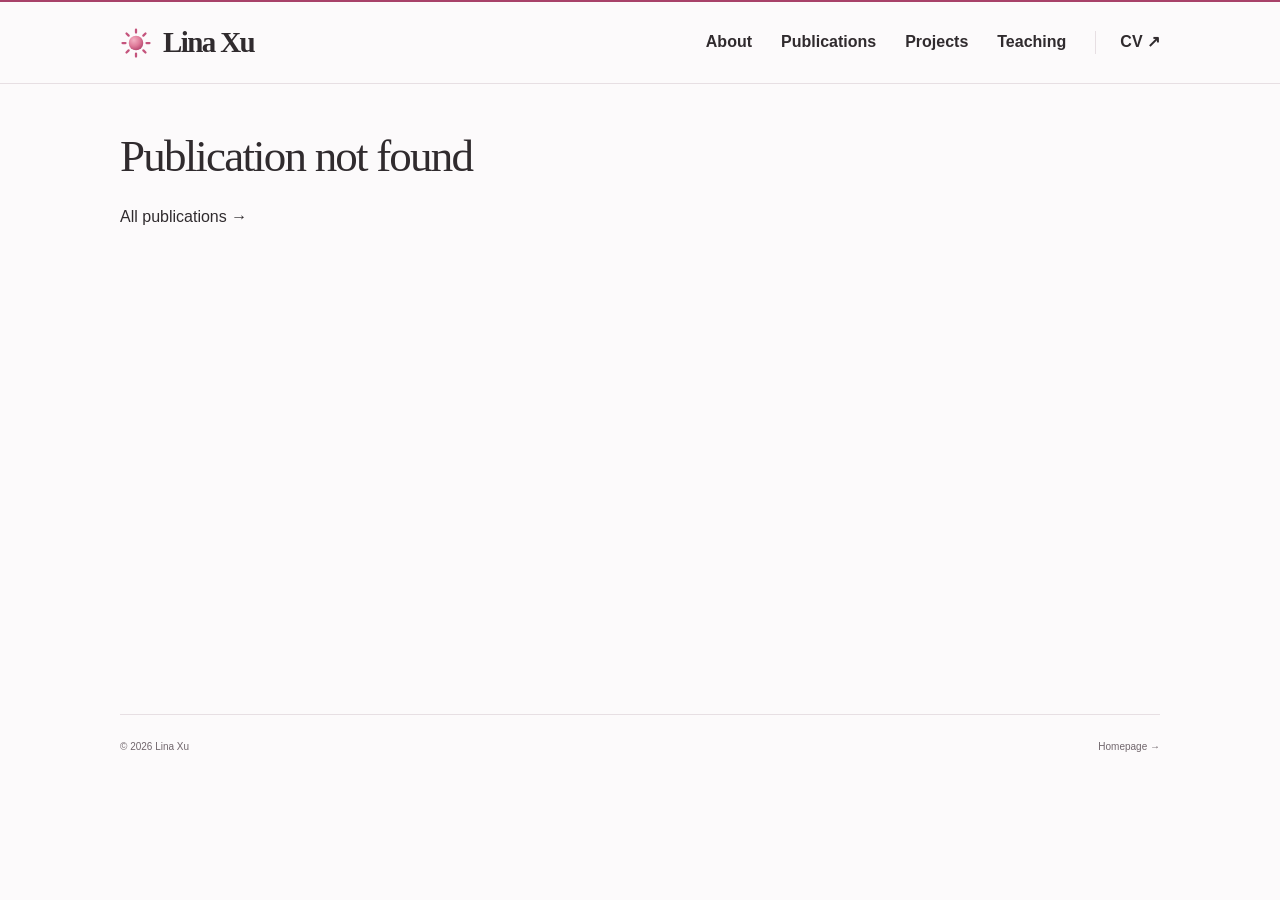
<file: publication.html>
<!doctype html><html lang="en"><head><meta charset="utf-8"><meta name="viewport" content="width=device-width,initial-scale=1"><meta name="robots" content="index,follow"><title>Publication — Lina Xu</title><link rel="icon" href="favicon.svg?v=sun-1"><link rel="stylesheet" href="style.css"><link rel="stylesheet" href="v2.css"><link rel="stylesheet" href="v3.css"><link rel="stylesheet" href="v4.css?v=portrait-preview-1"><script src="content.js?v=portrait-preview-1" defer></script><script src="app.js?v=portrait-preview-1" defer></script></head><body data-page="publication"><a class="skip" href="#main">Skip to content</a><header class="site-header"><div class="shell header-inner"><a class="wordmark" href="index.html"><img class="wordmark-sun" src="favicon.svg?v=sun-1" width="32" height="32" alt="" aria-hidden="true">Lina Xu</a><button class="menu-toggle" aria-label="Open navigation" aria-controls="main-nav" aria-expanded="false">Menu ＋</button><nav id="main-nav" aria-label="Main navigation"><a href="index.html#about">About</a><a href="index.html#publications">Publications</a><a href="projects.html">Projects</a><a href="index.html#teaching">Teaching</a><a class="cv-nav" href="cv.html">CV ↗</a></nav></div></header><main id="main" class="shell subpage"><div id="page-content" aria-live="polite"></div></main><footer class="shell site-footer"><p>© 2026 Lina Xu</p><a href="index.html">Homepage →</a></footer><dialog id="image-viewer" aria-label="Enlarged image"><button class="viewer-close" aria-label="Close enlarged image">Close ×</button><img alt=""><p></p></dialog></body></html>
</file>
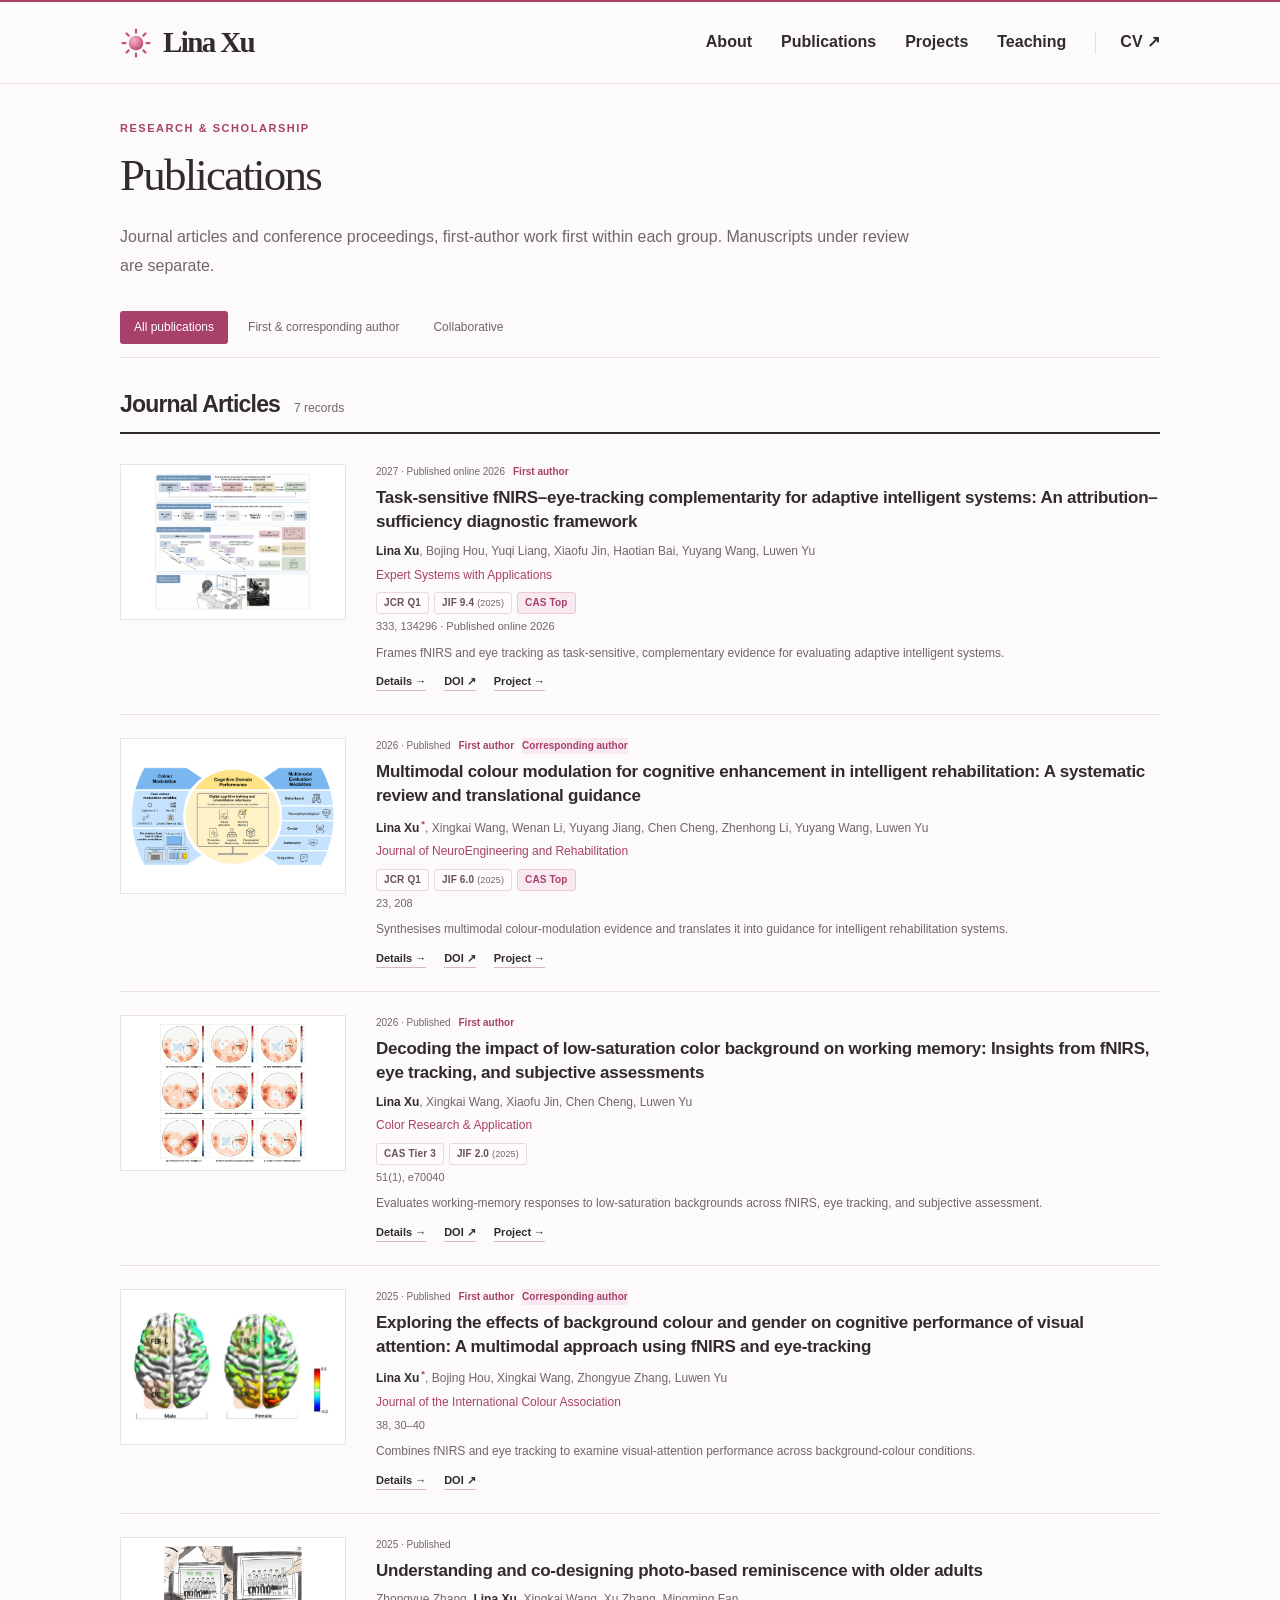
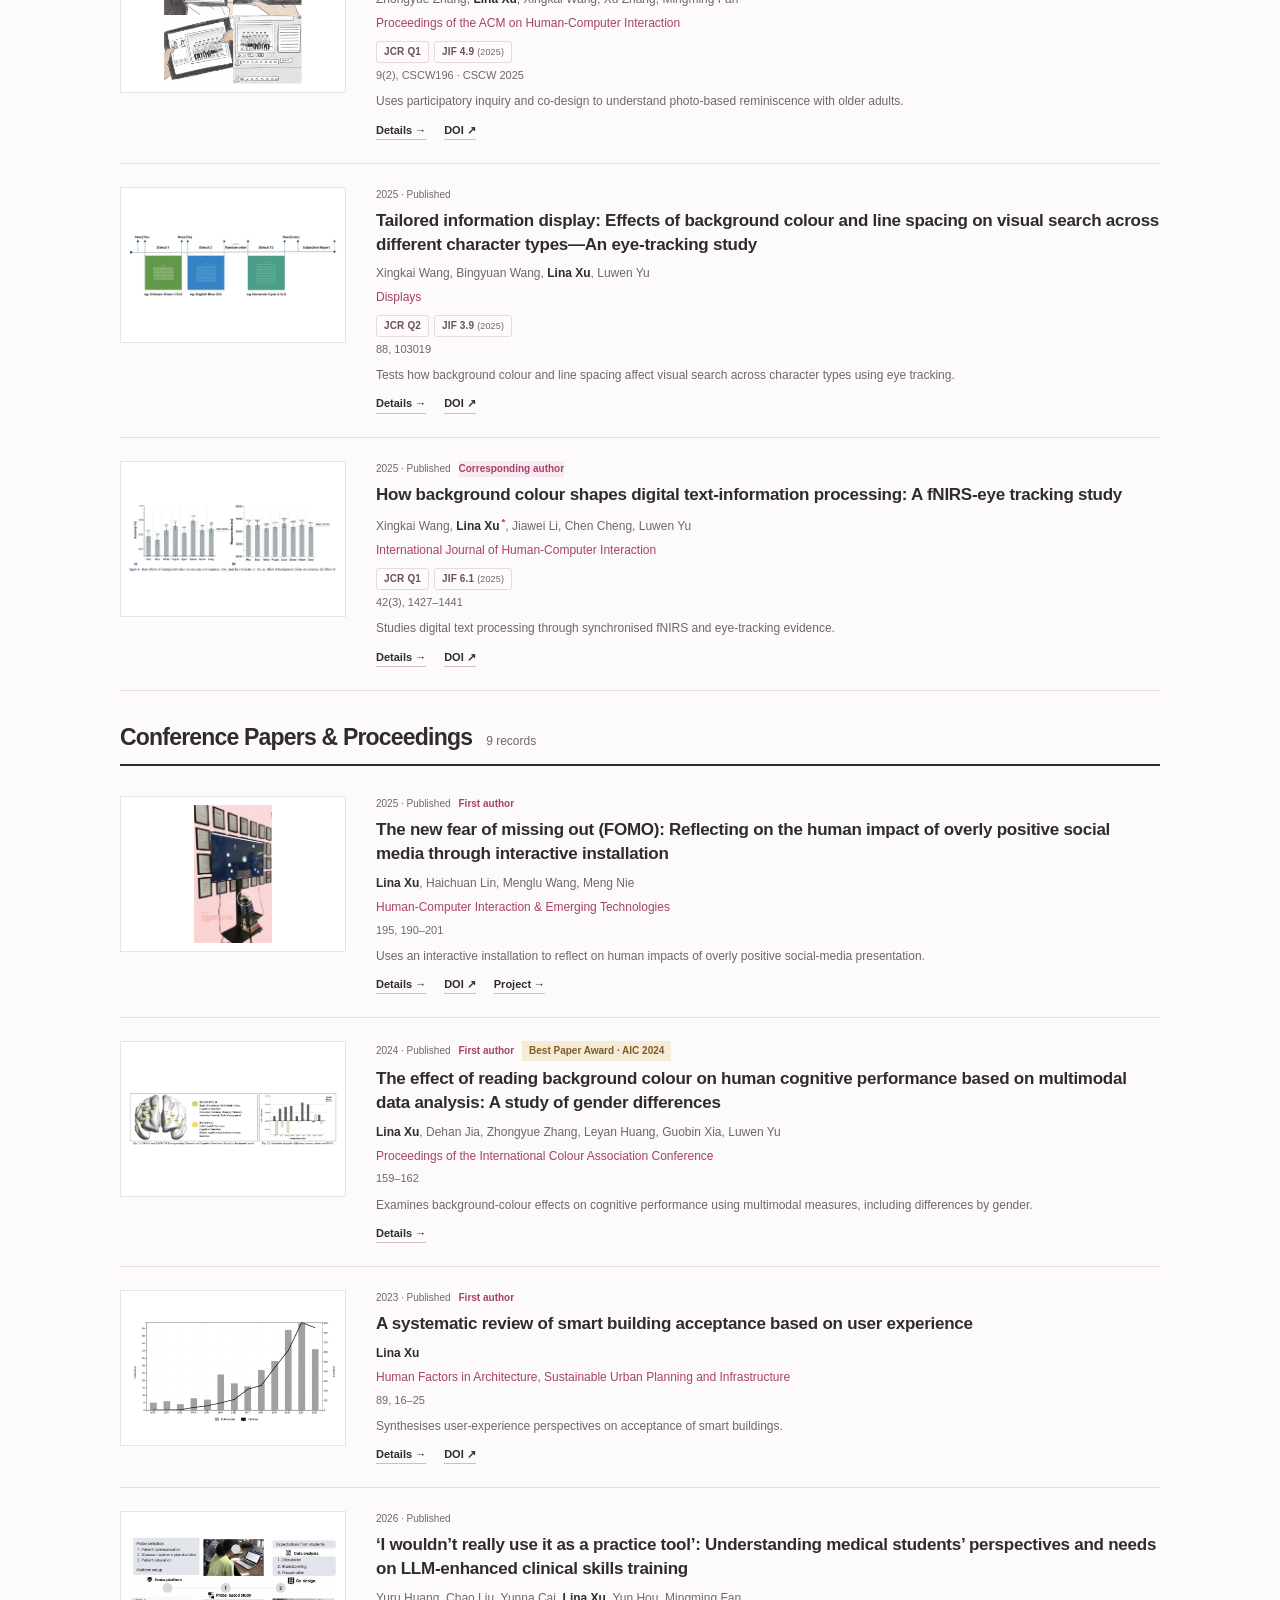
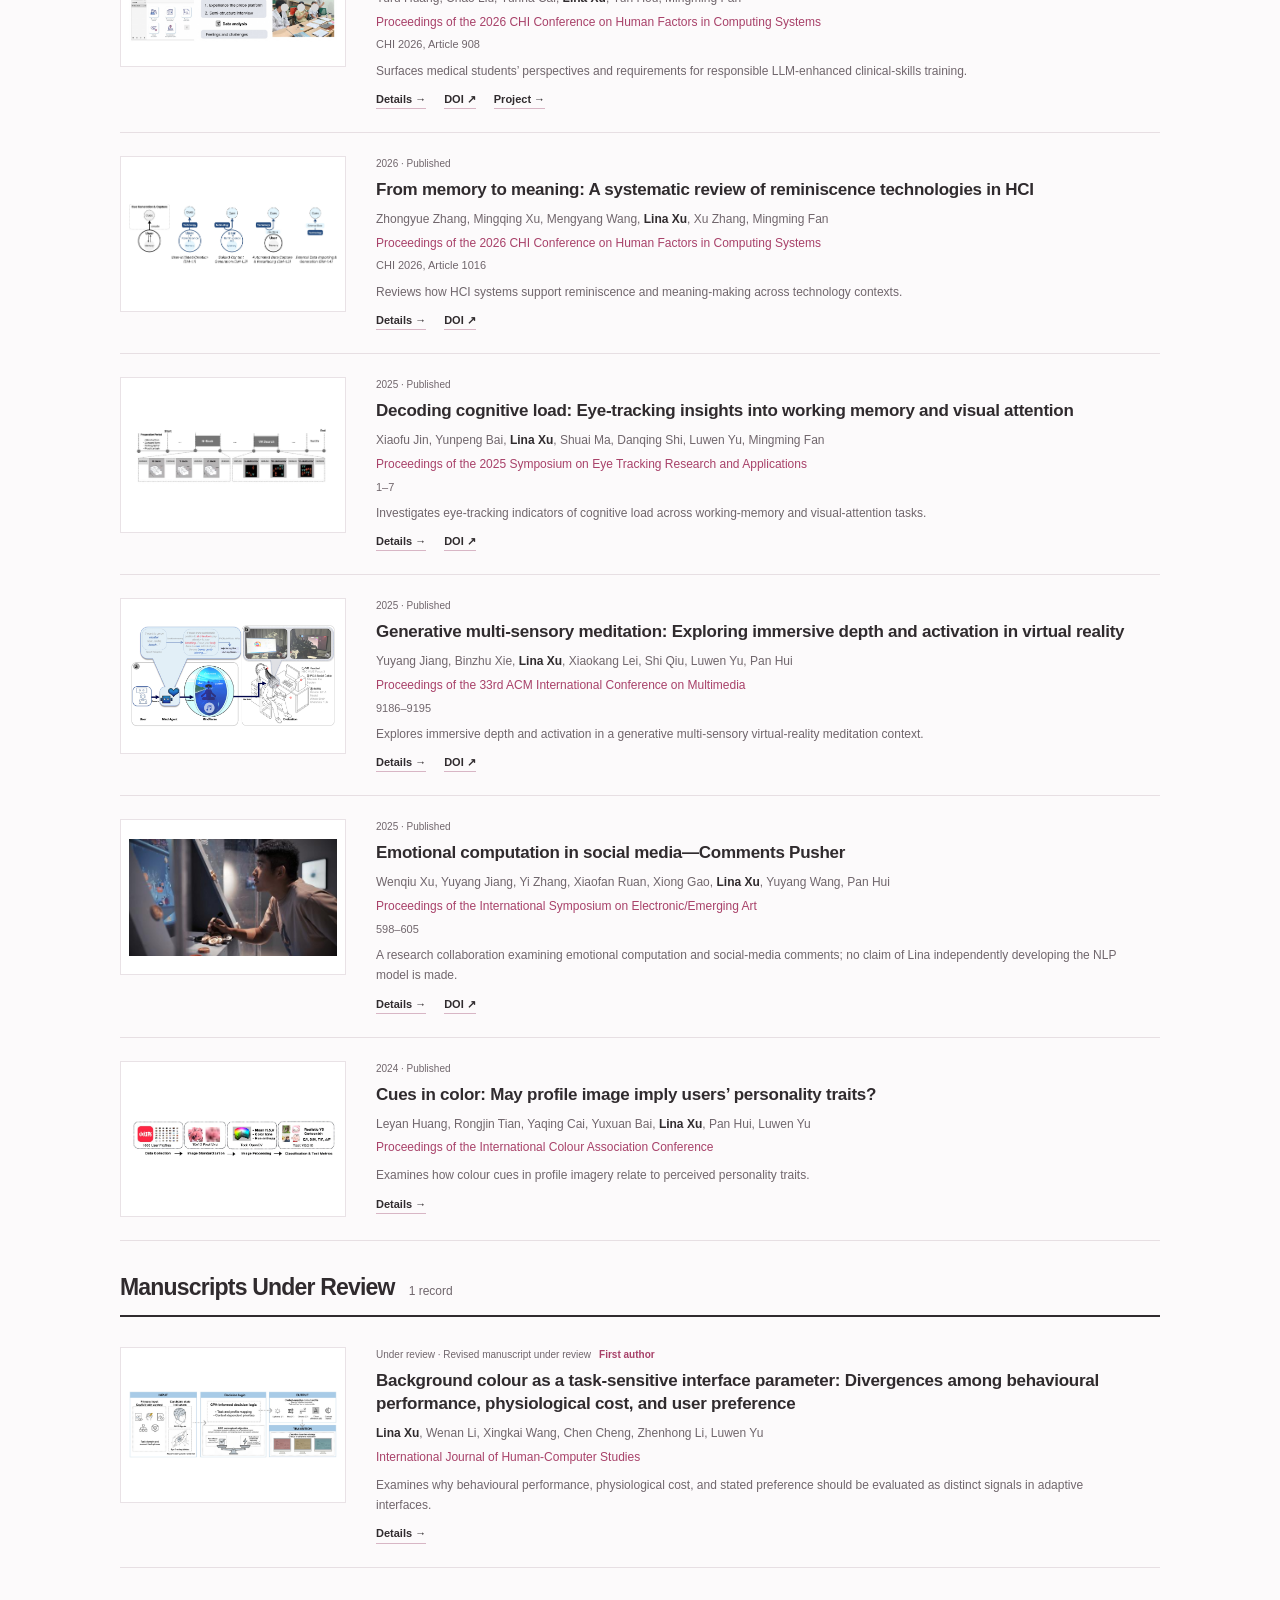
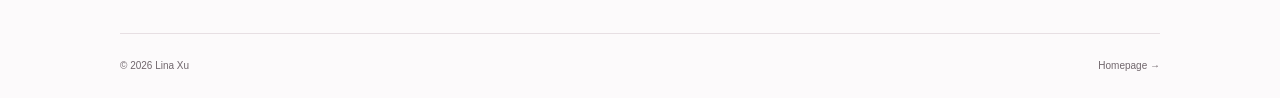
<file: publications.html>
<!doctype html><html lang="en"><head><meta charset="utf-8"><meta name="viewport" content="width=device-width,initial-scale=1"><meta name="robots" content="index,follow"><title>Publications — Lina Xu</title><link rel="icon" href="favicon.svg?v=sun-1"><link rel="stylesheet" href="style.css"><link rel="stylesheet" href="v2.css"><link rel="stylesheet" href="v3.css"><link rel="stylesheet" href="v4.css?v=portrait-preview-1"><script src="content.js?v=portrait-preview-1" defer></script><script src="app.js?v=portrait-preview-1" defer></script></head><body data-page="publications"><a class="skip" href="#main">Skip to content</a><header class="site-header"><div class="shell header-inner"><a class="wordmark" href="index.html"><img class="wordmark-sun" src="favicon.svg?v=sun-1" width="32" height="32" alt="" aria-hidden="true">Lina Xu</a><button class="menu-toggle" aria-label="Open navigation" aria-controls="main-nav" aria-expanded="false">Menu ＋</button><nav id="main-nav" aria-label="Main navigation"><a href="index.html#about">About</a><a href="index.html#publications">Publications</a><a href="projects.html">Projects</a><a href="index.html#teaching">Teaching</a><a class="cv-nav" href="cv.html">CV ↗</a></nav></div></header><main id="main" class="shell subpage"><div id="page-content" aria-live="polite"></div></main><footer class="shell site-footer"><p>© 2026 Lina Xu</p><a href="index.html">Homepage →</a></footer><dialog id="image-viewer" aria-label="Enlarged image"><button class="viewer-close" aria-label="Close enlarged image">Close ×</button><img alt=""><p></p></dialog></body></html>
</file>
<file: style.css>
:root{--paper:#fcfafb;--white:#fff;--ink:#302b2e;--muted:#70666c;--accent:#a84169;--line:#e7dfe3;--tint:#faf1f5;--soft:#f7f1f4;--max:1112px}
.design-image.fomo{gap:12px}.design-image.fomo img:first-child{width:40%}.design-image.fomo img:last-child{width:55%}
*{box-sizing:border-box}html{scroll-behavior:smooth;scroll-padding-top:104px}body{margin:0;background:var(--paper);color:var(--ink);font-family:"Avenir Next","Segoe UI",Arial,sans-serif;-webkit-font-smoothing:antialiased;font-size:16px;line-height:1.65}a{color:inherit;text-decoration:none}a:hover{color:var(--accent)}button{font:inherit;color:inherit;cursor:pointer}button,a{-webkit-tap-highlight-color:transparent}button:focus-visible,a:focus-visible,summary:focus-visible{outline:3px solid #a84169;outline-offset:5px;border-radius:2px}img{display:block;max-width:100%;height:auto}h1,h2,h3,p{margin:0}h1,h2,h3{line-height:1.23;letter-spacing:-.035em;font-weight:600}.shell{width:calc(100% - 96px);max-width:var(--max);margin-inline:auto}.eyebrow{font-size:11px;letter-spacing:.14em;font-weight:650;color:var(--accent);line-height:1.7}.site-header{height:84px;position:sticky;top:0;z-index:20;background:rgba(252,250,251,.97);border-top:3px solid var(--accent);border-bottom:1px solid var(--line)}.header-inner{height:100%;display:flex;align-items:center;justify-content:space-between;gap:30px}.wordmark{font-family:Georgia,serif;font-size:29px;font-weight:bold;letter-spacing:-1.6px;white-space:nowrap}.wordmark-dot{color:var(--accent)}nav{display:flex;align-items:center;gap:29px}nav a{font-size:13px;color:#61535c;transition:color .15s}nav a:hover,nav a[aria-current]{color:var(--accent);text-decoration:underline;text-underline-offset:8px}.cv-nav{padding-left:24px;border-left:1px solid var(--line)}.menu-toggle{display:none}.profile{display:grid;grid-template-columns:238px 1fr;gap:68px;padding-block:66px 54px}.portrait-column{padding-top:4px}.portrait{width:238px;height:260px;object-fit:cover;object-position:center 38%;border-radius:3px;background:#fff}.portrait-caption{font-size:10px;line-height:1.9;letter-spacing:.08em;margin-top:18px;color:var(--muted)}.portrait-caption span{letter-spacing:0;font-size:13px;color:var(--ink)}.completion{font-size:12px;line-height:1.7;margin-top:18px;color:var(--muted)}.completion strong{font-size:14px;font-weight:500;color:var(--ink)}.profile-copy .eyebrow{margin-bottom:10px}h1{font-family:Georgia,"Times New Roman",serif;font-size:54px;font-weight:400;letter-spacing:-.04em}h1 span{font-family:"PingFang SC","Microsoft Yahei",sans-serif;font-weight:400;font-size:25px;letter-spacing:.03em;margin-left:15px;color:var(--muted);vertical-align:middle}.role{font-size:18px;font-weight:550;margin-top:14px;line-height:1.4;letter-spacing:-.02em}.affiliation{font-size:13px;color:var(--muted);margin-top:5px}.bio{font-size:15.5px;line-height:1.8;margin-top:23px;max-width:780px}.bio p+p{margin-top:15px}.bio strong{font-weight:600}.profile-links{display:flex;flex-wrap:wrap;gap:26px;margin-top:25px}.profile-links a{font-size:12px;font-weight:600;padding-bottom:2px;border-bottom:1px solid #d8b6c5}.profile-links span{margin-left:5px}.dual-focus{display:grid;grid-template-columns:1fr 1fr;border-block:1px solid var(--line);margin-bottom:16px}.focus-panel{padding:30px 34px 30px 0}.focus-panel+article{border-left:1px solid var(--line);padding-left:38px;padding-right:0}.focus-panel h2{font-size:26px;margin-top:13px;line-height:1.23}.focus-panel>p:not(.eyebrow){font-size:14px;line-height:1.75;max-width:430px;margin-top:15px;color:var(--muted)}.focus-panel .focus-note{font-size:12px!important;color:var(--ink)!important;min-height:22px}.text-link{display:inline-flex;gap:14px;font-size:13px;font-weight:600;align-items:center;border-bottom:1px solid #d8b6c5;padding-bottom:3px}.focus-panel .text-link{margin-top:20px}.section{padding-block:62px}.section-heading{display:flex;align-items:end;justify-content:space-between;gap:45px;margin-bottom:30px}.section-heading h2{font-size:34px;margin-top:7px}.section-heading>p{max-width:365px;font-size:13px;color:var(--muted);line-height:1.75}.research-row{display:grid;grid-template-columns:284px 1fr;gap:34px;padding-block:26px;border-bottom:1px solid var(--line)}.research-row:first-child{border-top:1px solid var(--line)}.research-image{height:190px;display:flex;align-items:center;justify-content:center;background:white;overflow:hidden;border:1px solid #e8ebe5;border-radius:2px}.research-image img{max-width:100%;width:100%;height:100%;object-fit:contain;padding:12px;transition:transform .25s}.research-image:hover img{transform:scale(1.025)}.research-meta{font-size:10px;letter-spacing:.08em;text-transform:uppercase;font-weight:650;color:var(--accent);margin-bottom:8px}.research-row h3{font-size:23px;line-height:1.3;max-width:680px}.research-row h3 a:hover{text-decoration:underline;text-underline-offset:4px}.research-summary{font-size:14px;color:var(--muted);margin-top:10px;max-width:690px}.research-role{font-size:11px;color:#777e78;margin-top:10px}.research-links{display:flex;gap:20px;font-size:12px;font-weight:600;margin-top:12px}.research-links a{border-bottom:1px solid #d8b6c5}.research-footnote{display:grid;grid-template-columns:116px 1fr;column-gap:20px;padding-top:23px;font-size:12px;color:var(--muted)}.research-footnote>span{color:var(--accent);font-weight:600}.research-footnote>a{grid-column:2;margin-top:8px;font-weight:600;color:var(--accent)}.teaching-band{background:var(--tint);border-block:1px solid var(--line)}.teaching-feature{display:grid;grid-template-columns:1.24fr 1fr;gap:42px;align-items:start}.teaching-image{height:300px;display:flex;align-items:center;background:white;overflow:hidden;border:1px solid #e0e6dc}.teaching-image img{width:100%;height:100%;object-fit:contain;padding:12px}.caption{font-size:11px;color:var(--muted);line-height:1.7;margin-top:10px}.teaching-description h3{font-size:30px;margin-block:10px 13px}.teaching-description>p:not(.eyebrow){font-size:14px;line-height:1.75;color:var(--muted)}.teaching-steps{margin-block:19px 22px}.teaching-steps>div{display:grid;grid-template-columns:57px 1fr;gap:14px;border-top:1px solid #e4d5dc;padding-block:9px;font-size:12px}.teaching-steps dt{font-weight:650;color:var(--accent)}.teaching-steps dd{margin:0;color:var(--muted)}.course-grid{display:grid;grid-template-columns:1fr 1fr;gap:40px;margin-top:30px;padding-top:25px;border-top:1px solid #e4d5dc}.course-grid h3{font-size:21px;margin-block:7px}.course-grid article>p:last-child{font-size:13px;color:var(--muted);max-width:430px}.design-grid{display:grid;grid-template-columns:1fr 1fr;gap:32px 28px}.design-image{display:flex;align-items:center;justify-content:center;aspect-ratio:1.6;background:#f0f1ec;overflow:hidden;border:1px solid #e6e9e1}.design-image img{width:100%;height:100%;object-fit:contain;transition:transform .3s}.design-image:hover img{transform:scale(1.025)}.design-image.identity{padding:50px;background:#fff}.design-image.fomo{background:#e8c0b5;padding:12px}.design-image.fomo img{object-fit:contain}.design-image.game{background:#1d2933}.design-image.packaging{background:#f1eae3}.design-info{display:flex;justify-content:space-between;align-items:start;gap:20px;margin-top:13px}.design-info h3{font-size:19px}.design-info p{font-size:12px;color:var(--muted);margin-top:4px}.design-info>span{font-size:22px;color:var(--accent)}.publications-section{padding-top:4px}.publication-filters{display:flex;flex-wrap:wrap;gap:6px;margin-bottom:23px;border-bottom:1px solid var(--line);padding-bottom:13px}.publication-filters button{border:0;background:transparent;padding:7px 14px;color:var(--muted);font-size:12px;border-radius:3px}.publication-filters button.active{background:var(--accent);color:white}.pub-row{padding:19px 0;border-bottom:1px solid var(--line);display:grid;grid-template-columns:95px 1fr;gap:24px}.pub-status{font-size:11px;color:var(--muted);line-height:1.6;padding-top:3px}.pub-status strong{color:var(--accent);font-size:13px;display:block;font-weight:600}.pub-row h3{font-size:16px;letter-spacing:-.015em;line-height:1.5;font-weight:600}.pub-authors{font-size:12px;color:var(--muted);margin-top:7px}.pub-authors strong{color:var(--ink);font-weight:650}.pub-venue{font-size:12px;color:var(--accent);margin-top:4px}.pub-links{display:flex;gap:18px;font-size:11px;font-weight:650;margin-top:8px}.pub-links a{border-bottom:1px solid #d8b6c5}.pub-row details{font-size:12px;color:var(--muted);margin-top:9px}.pub-row summary{cursor:pointer;width:max-content}.pub-row details p{margin-top:8px;max-width:800px}.contact-section{display:grid;grid-template-columns:1fr 1fr;gap:50px;padding-block:40px 55px;border-top:1px solid var(--line)}.contact-section h2{font-family:Georgia,serif;font-weight:400;font-size:32px;margin-top:9px}.contact-section>div:last-child{align-self:center}.contact-section p:not(.eyebrow){font-size:14px;max-width:380px;color:var(--muted)}.contact-email{font-size:14px;color:var(--accent);display:inline-block;margin-top:20px;border-bottom:1px solid #d8b6c5}.site-footer{display:flex;justify-content:space-between;gap:20px;padding-block:24px;border-top:1px solid var(--line);font-size:10px;color:var(--muted)}.skip{position:fixed;left:10px;top:-80px;z-index:100;background:var(--accent);color:white;padding:10px}.skip:focus{top:10px}.sr-only{position:absolute;width:1px;height:1px;padding:0;margin:-1px;overflow:hidden;clip:rect(0,0,0,0);white-space:nowrap;border:0}.back-link{font-size:12px;color:var(--accent);display:inline-block;margin-bottom:32px}.project-main{padding-block:38px 70px}.project-title{font-family:Georgia,serif;font-size:46px;max-width:850px;margin-block:14px 18px;font-weight:400}.project-intro{font-size:18px;line-height:1.75;color:var(--muted);max-width:840px}.project-meta{display:grid;grid-template-columns:1fr 2fr;gap:35px;padding-block:23px;margin-block:30px;border-block:1px solid var(--line);font-size:13px}.project-meta dt{font-size:10px;letter-spacing:.12em;color:var(--accent);font-weight:650;margin-bottom:7px}.project-meta dd{margin:0}.project-body{display:grid;grid-template-columns:1fr 1fr;gap:38px;margin-block:32px}.project-body h2{font-size:21px;margin-bottom:12px}.project-body p{font-size:14px;line-height:1.85;color:var(--muted)}.project-gallery{display:grid;grid-template-columns:1fr 1fr;gap:28px;margin-top:32px}.project-gallery figure{margin:0}.project-gallery figure:first-child{grid-column:1/-1}.gallery-button{display:flex;align-items:center;justify-content:center;width:100%;padding:16px;border:1px solid var(--line);background:white;min-height:220px}.gallery-button img{max-height:550px;object-fit:contain;width:100%}.project-gallery figure:first-child .gallery-button{min-height:350px}.project-gallery figcaption{font-size:12px;color:var(--muted);margin-top:10px;line-height:1.6}.project-note{margin-top:35px;font-size:12px;color:var(--muted);border-left:2px solid var(--accent);padding-left:18px}.project-return{display:flex;gap:25px;flex-wrap:wrap;margin-top:35px;font-size:13px;color:var(--accent)}dialog{width:min(1200px,94vw);max-height:94vh;padding:54px 20px 20px;border:0;background:var(--paper)}dialog::backdrop{background:#30222bd9}dialog img{max-width:100%;max-height:76vh;object-fit:contain;margin:auto}dialog p{font-size:12px;line-height:1.7;text-align:center;margin-top:14px}.viewer-close{position:absolute;right:20px;top:12px;border:0;padding:6px 12px;background:var(--accent);color:white;border-radius:2px}.cv-main{max-width:900px;padding-block:55px}.cv-main h1{margin-block:12px 20px}.cv-lede{font-size:17px;line-height:1.8;margin-bottom:10px}.cv-main>a{color:var(--accent);font-size:14px}.cv-main>section{margin-top:34px;border-top:1px solid var(--line);padding-top:25px}.cv-main h2{font-size:24px;margin-bottom:16px}.cv-main section>p{font-size:14px;line-height:1.85;margin-bottom:12px}.cv-records{font-size:14px}.cv-records>div+div{margin-top:16px}.cv-records dt{font-weight:600}.cv-records dd{margin:3px 0;color:var(--muted)}.print-button{background:var(--accent);color:white;border:0;padding:8px 14px;border-radius:3px;font-size:12px}.prototype-note{font-size:12px;color:var(--muted);margin-top:30px;padding:15px;background:var(--soft)}
@media(min-width:1450px){.shell{max-width:1160px}.profile{padding-top:74px;gap:76px;grid-template-columns:250px 1fr}.portrait{width:250px;height:274px}.bio{font-size:16px}}
@media(max-width:980px){.shell{width:calc(100% - 56px)}nav{gap:18px}.profile{grid-template-columns:205px 1fr;gap:36px;padding-top:45px}.portrait{width:205px;height:235px}h1{font-size:45px}.bio{font-size:14px}.role{font-size:16px}.profile-links{gap:18px}.research-row{grid-template-columns:235px 1fr;gap:26px}.research-row h3{font-size:21px}.research-image{height:175px}.teaching-feature{gap:28px}.section-heading>p{max-width:290px}.teaching-image{height:275px}.focus-panel h2{font-size:23px}}
@media(max-width:700px){html{scroll-padding-top:84px}.shell{width:calc(100% - 40px)}.site-header{height:70px}.wordmark{font-size:27px}.menu-toggle{display:flex;gap:10px;align-items:center;border:0;background:none;font-size:12px;padding:10px 0}.menu-toggle span{font-size:20px}.site-header #main-nav{display:none;position:absolute;top:67px;left:0;right:0;background:var(--paper);padding:15px 20px 24px;border-bottom:1px solid var(--line);flex-wrap:wrap;gap:20px 28px}.site-header #main-nav.open{display:flex}.cv-nav{padding:0;border:0}.profile{display:block;padding-block:32px}.portrait-column{display:grid;grid-template-columns:115px 1fr;gap:5px 20px;align-items:center;padding:0;margin-bottom:28px}.portrait{width:115px;height:125px;grid-row:1/3}.portrait-caption{margin:0;font-size:9px;align-self:end}.portrait-caption span{font-size:12px}.completion{margin:0;align-self:start;font-size:11px}.completion strong{font-size:12px}.profile-copy h1{font-size:43px}.profile-copy h1 span{font-size:21px;margin-left:10px}.role{font-size:17px;margin-top:13px}.affiliation{font-size:12px}.bio{font-size:14px;margin-top:21px;line-height:1.85}.profile-links{gap:17px 21px;margin-top:23px}.profile-links a{font-size:11px}.dual-focus{grid-template-columns:1fr;margin-bottom:0}.focus-panel{padding:25px 0}.focus-panel+article{border-left:0;border-top:1px solid var(--line);padding:25px 0}.focus-panel h2{font-size:25px}.focus-panel h2 br{display:none}.focus-panel p{max-width:none!important}.focus-panel .text-link{margin-top:15px}.section{padding-block:40px}.section-heading{display:block;margin-bottom:23px}.section-heading h2{font-size:30px}.section-heading>p{max-width:none;font-size:13px;margin-top:13px}.research-row{grid-template-columns:1fr;gap:18px;padding-block:24px}.research-image{height:215px;max-width:none}.research-row h3{font-size:22px}.research-summary{font-size:14px}.research-meta{font-size:10px}.research-footnote{display:block}.research-footnote p{margin-top:7px}.research-footnote>a{display:inline-block;margin-top:9px}.teaching-feature{grid-template-columns:1fr;gap:24px}.teaching-image{height:225px}.teaching-description h3{font-size:28px}.course-grid{grid-template-columns:1fr;gap:24px;margin-top:26px}.course-grid h3{font-size:21px}.design-grid{gap:25px;grid-template-columns:1fr}.design-image{aspect-ratio:1.55}.design-image.identity{padding:35px}.design-info h3{font-size:20px}.publications-section{padding-top:0}.publication-filters{gap:1px;justify-content:space-between}.publication-filters button{font-size:11px;padding:7px 9px}.pub-row{grid-template-columns:1fr;gap:7px;padding-block:20px}.pub-status{display:flex;gap:8px;align-items:baseline;font-size:10px}.pub-status strong{font-size:11px}.pub-row h3{font-size:15px}.pub-authors{font-size:11px}.contact-section{grid-template-columns:1fr;gap:24px;padding-block:30px}.contact-section h2{font-size:30px}.contact-email{font-size:12px;overflow-wrap:anywhere}.site-footer{flex-wrap:wrap;gap:12px;font-size:9px}.site-footer p:nth-child(2){order:3;flex-basis:100%}.detail-nav{gap:15px}.detail-nav a{font-size:11px}.project-main{padding-top:28px}.project-title{font-size:36px}.project-intro{font-size:16px}.project-meta{grid-template-columns:1fr;gap:20px}.project-body{grid-template-columns:1fr;gap:24px}.project-gallery{grid-template-columns:1fr;gap:22px}.project-gallery figure:first-child .gallery-button{min-height:180px}.gallery-button{min-height:160px;padding:8px}.cv-main{padding-top:35px}.cv-main h1{font-size:43px}.cv-main .pub-row{gap:7px}}
@media(prefers-reduced-motion:reduce){html{scroll-behavior:auto}*,*::before,*::after{animation:none!important;transition:none!important}}
@media print{.site-header,.site-footer,.prototype-note,.pub-links,.pub-row details,.skip{display:none!important}body{background:white;color:black;font-size:11px}.shell{width:100%;max-width:none}.cv-main{padding:0}.cv-main h1{font-size:30px}.cv-main>section{margin-top:20px;padding-top:14px}.pub-row{break-inside:avoid;padding-block:10px}.pub-row h3{font-size:12px}.cv-main h2{font-size:18px}.cv-main p,.cv-records,.pub-authors,.pub-venue{font-size:10px!important}}
</file>
<file: v2.css>
/* V2: complete illustrated bibliography, project archive and three course cases. */
.focus-panel h2{min-height:65px}.focus-panel>p:not(.eyebrow){max-width:480px}.publication-section-v2{padding-top:46px}.publication-section-v2 .section-heading>p{max-width:415px}.publication-filters{margin-bottom:12px}.pub-group{margin-top:32px}.pub-group-heading{display:flex;gap:14px;align-items:baseline;margin-bottom:7px;padding-bottom:13px;border-bottom:2px solid var(--ink)}.pub-group-heading h3{font-size:23px}.pub-group-heading span{font-size:12px;color:var(--muted)}.pub-picture-row{display:grid;grid-template-columns:226px 1fr;gap:30px;padding:23px 0;border-bottom:1px solid var(--line);align-items:start}.pub-picture{height:156px;display:flex;align-items:center;justify-content:center;background:white;border:1px solid #e9e2e6;overflow:hidden}.pub-picture img{width:100%;height:100%;object-fit:contain;padding:8px}.pub-picture-row h4{font-size:17px;font-weight:600;line-height:1.4;letter-spacing:-.015em;margin:6px 0 8px}.pub-picture-row h4 a:hover{text-decoration:underline;text-underline-offset:4px}.pub-labels{display:flex;gap:8px;flex-wrap:wrap;align-items:center;font-size:10px;line-height:1.6;color:var(--muted)}.pub-labels .author-label{color:var(--accent);font-weight:650}.award{color:#805d20;background:#f4ecd9;padding:2px 7px;font-size:10px;font-weight:650;display:inline-block}.pub-picture-row .pub-authors{margin-top:6px}.pub-picture-row .pub-venue{font-size:12px}.pub-description{font-size:12px;line-height:1.7;color:var(--muted);margin-top:7px;max-width:760px}.pub-details-line{font-size:11px;color:var(--muted);margin-top:3px}.pub-picture-row .pub-links{margin-top:9px}.pub-picture-row details{font-size:12px;color:var(--muted);margin-top:7px}.pub-picture-row summary{cursor:pointer;width:max-content}.pub-picture-row details p{margin-top:6px}.project-band{background:#faf5f7;border-block:1px solid var(--line)}.section-heading-right{max-width:365px}.section-heading-right p{font-size:13px;color:var(--muted);line-height:1.7}.section-heading-right .text-link{margin-top:10px}.work-grid{display:grid;grid-template-columns:1fr 1fr;gap:32px 27px}.work-card{display:block}.work-image{aspect-ratio:1.57;background:#fff;display:flex;align-items:center;justify-content:center;overflow:hidden;border:1px solid #e7dfe3}.work-image img{width:100%;height:100%;object-fit:contain;transition:transform .25s}.work-card:hover .work-image img{transform:scale(1.018)}.work-image.engram img{object-fit:cover}.work-image.observation img{object-fit:cover}.work-image.alive{background:#1a2933}.work-image.cma{flex-direction:column;padding:32px;gap:23px}.work-image.cma img:first-child{width:92%;height:50%;object-fit:contain}.work-image.cma img:last-child{width:40%;height:30%;object-fit:contain}.work-caption{display:flex;justify-content:space-between;gap:20px;align-items:start;padding-top:13px}.work-caption h3{font-size:20px}.work-caption p{font-size:12px;color:var(--muted);margin-top:5px}.work-arrow{font-size:23px;color:var(--accent);line-height:1.1}.archive-bottom{text-align:center;padding-top:33px}.course-feature{display:grid;grid-template-columns:1.35fr 1fr;gap:40px;align-items:center;padding-block:33px;border-bottom:1px solid var(--line)}.course-feature:first-child{border-top:1px solid var(--line)}.course-cover{background:#f6f1f4;display:block}.course-cover img{width:100%;height:auto;max-height:410px;object-fit:contain}.course-copy h3{font-size:30px;margin-block:10px 13px}.course-copy>p:not(.eyebrow){font-size:14px;line-height:1.8;color:var(--muted)}.course-copy .course-credit{font-size:11px!important;margin-top:15px;color:var(--ink)!important}.course-copy .text-link{margin-top:19px}.subpage{padding-block:35px 65px;min-height:70vh}.subpage h1{font-size:45px;margin-block:10px 20px}.subpage-lede{font-size:16px;color:var(--muted);line-height:1.8;max-width:800px;margin-bottom:30px}.archive-filters{display:flex;flex-wrap:wrap;gap:7px;border-block:1px solid var(--line);padding-block:14px;margin-bottom:28px}.archive-filters button{background:transparent;border:0;padding:7px 12px;font-size:12px;color:var(--muted);border-radius:3px}.archive-filters button.active{background:var(--accent);color:white}.archive-count{font-size:12px;color:var(--muted);margin-bottom:24px}.subpage .work-grid{gap:35px 28px}.project-gallery{grid-template-columns:1fr 1fr}.project-gallery figure.wide{grid-column:1/-1}.project-gallery .gallery-button{min-height:170px}.project-gallery figure:first-child .gallery-button{min-height:300px}.project-gallery .gallery-button img{max-height:650px}.case-sections{display:grid;grid-template-columns:1fr 1fr;gap:36px;margin-top:30px}.case-sections h2{font-size:22px;margin-bottom:12px}.case-sections p{font-size:14px;line-height:1.85;color:var(--muted)}.case-sections .assessment-section{grid-column:1/-1;border-top:1px solid var(--line);padding-top:24px}.course-caption{font-size:12px;color:var(--muted);margin-top:13px}.publication-title{font-family:Georgia,serif;font-weight:400!important;font-size:38px!important;line-height:1.3!important;max-width:1000px}.publication-detail-meta{padding-block:20px;border-block:1px solid var(--line);margin-block:23px}.publication-detail-meta p{margin-top:8px}.publication-detail-meta .pub-authors{font-size:14px}.publication-detail-meta .pub-venue{font-size:14px}.publication-figure{margin:30px 0}.publication-figure .gallery-button{min-height:230px}.publication-figure img{max-height:600px!important}.publication-figure figcaption{font-size:12px;color:var(--muted);margin-top:10px}.paper-overview{max-width:850px;font-size:15px;line-height:1.85;color:var(--muted)}.cv-actions{display:flex;gap:18px;align-items:center;margin-bottom:25px}.cv-summary section{margin-top:30px;border-top:1px solid var(--line);padding-top:23px}.cv-summary section h2{font-size:24px;margin-bottom:14px}.cv-summary section p{font-size:14px;line-height:1.85;margin-bottom:10px}.cv-summary dl{font-size:14px}.cv-summary dt{font-weight:600}.cv-summary dd{margin:4px 0 17px;color:var(--muted)}
@media(max-width:980px){.pub-picture-row{grid-template-columns:190px 1fr;gap:24px}.pub-picture{height:145px}.course-feature{gap:28px}.course-copy h3{font-size:26px}.work-image.cma{padding:22px}}
@media(max-width:700px){.focus-panel h2{min-height:0}.publication-section-v2{padding-top:32px}.pub-group{margin-top:26px}.pub-group-heading h3{font-size:21px}.pub-picture-row{display:grid;grid-template-columns:1fr;gap:16px;padding-block:24px}.pub-picture{height:190px}.pub-picture-row h4{font-size:17px}.pub-description{font-size:13px}.pub-labels{font-size:10px}.pub-picture-row .pub-authors{font-size:11px}.work-grid{grid-template-columns:1fr;gap:28px}.work-caption h3{font-size:21px}.course-feature{grid-template-columns:1fr;gap:22px;padding-block:27px}.course-cover img{max-height:none}.course-copy h3{font-size:28px}.section-heading-right{margin-top:12px}.section-heading-right p{font-size:13px}.case-sections{grid-template-columns:1fr;gap:25px}.project-gallery{grid-template-columns:1fr}.project-gallery figure:first-child .gallery-button{min-height:170px}.project-gallery figure.wide{grid-column:auto}.publication-title{font-size:29px!important}.subpage h1{font-size:37px}.subpage-lede{font-size:14px}.archive-filters{gap:5px}.archive-filters button{font-size:11px;padding:6px 9px}.subpage .work-grid{gap:29px}.pub-picture-row .pub-links{font-size:12px;gap:18px}.case-sections .assessment-section{grid-column:auto}}
@media print{.pub-picture{display:none}.pub-picture-row{display:block;break-inside:avoid;padding-block:12px}.pub-picture-row h4{font-size:12px}.pub-picture-row .pub-description,.pub-picture-row .pub-labels,.publication-filters,.archive-filters,.cv-actions{display:none}.pub-group-heading h3{font-size:17px}.pub-picture-row .pub-authors,.pub-picture-row .pub-venue,.pub-picture-row .pub-details-line{font-size:10px}.subpage h1{font-size:30px}}
</file>
<file: v3.css>
/* Rose accents, more generous side margins, quieter teaching imagery. */
:root{--accent:#a84169;--pink:#c8668e;--paper:#fcfafb;--ink:#302b2e;--muted:#70666c;--line:#e7dfe3;--max:1040px}
.shell{width:calc(100% - 120px);max-width:1040px}
.site-header{border-top-width:2px;background:rgba(252,250,251,.97)}
.wordmark-dot{color:var(--pink)}
.profile{grid-template-columns:210px 1fr;gap:54px;padding-block:65px 53px}
.portrait{width:210px;height:230px;object-fit:cover;object-position:50% 40%;border-radius:2px}
.bio{font-size:15px;line-height:1.85}
.profile-copy h1{font-size:51px}
.profile-links a,.text-link,.pub-links a,.research-links a,.contact-email{border-color:#d8b6c5}
.section{padding-block:64px}
.project-band{background:#faf6f8}
.work-image{border-color:var(--line)}
.course-feature{grid-template-columns:188px 1fr;gap:34px;align-items:center;padding-block:25px}
.course-cover{height:136px;background:#fff;border:1px solid var(--line);padding:7px}
.course-cover img{height:100%;max-height:120px;width:100%;object-fit:contain}
.course-copy h3{font-size:25px;margin-block:6px 9px}
.course-copy>p:not(.eyebrow){font-size:13px;line-height:1.8;max-width:710px}
.course-copy .course-credit{margin-top:8px;font-size:10px!important}
.course-copy .text-link{margin-top:11px;font-size:12px}
.course-copy .eyebrow{font-size:10px}
.background-grid{display:grid;grid-template-columns:1.2fr 1fr;gap:70px}
.record-group-title{font-size:19px;margin-bottom:26px}
.education-record{display:grid;grid-template-columns:90px 1fr;gap:21px;margin-bottom:26px;align-items:start}
.institution-logo{width:90px;min-height:65px;display:flex;align-items:center;justify-content:center;padding:7px;background:white}
.institution-logo img{width:100%;height:60px;object-fit:contain}
.institution-logo{position:relative;overflow:hidden;height:70px}
.institution-logo.hkust-mark{background:#073153}
.institution-logo.hkust-mark img{position:absolute;width:360%;max-width:none;height:auto;left:29%;top:50%;transform:translateY(-50%);clip-path:inset(0 88.4% 0 0)}
.institution-logo.ual-mark{background:#171717}
.institution-logo.ual-mark img{position:absolute;width:222.222%;max-width:none;height:auto;left:-77.778%;top:50%;transform:translateY(-50%)}
.institution-logo.bigc-mark img{position:absolute;width:330%;max-width:none;height:auto;left:18%;top:50%;transform:translateY(-50%);clip-path:inset(0 80% 0 0)}
.education-record h4,.experience-record h4,.academic-record h4,.funding-record h4{font-size:15px;font-weight:600;line-height:1.45;margin:0 0 5px;letter-spacing:-.015em}
.education-record p,.experience-record p,.academic-record p,.funding-record>p{font-size:13px;line-height:1.65;color:var(--muted)}
.record-date{font-size:12px!important;margin-top:5px;color:#82767e!important}
.record-detail{font-size:12px!important;line-height:1.75!important;margin-top:7px}
.experience-record{margin-bottom:26px}
.academic-section{border-top:1px solid var(--line)}
.academic-records-grid{display:grid;grid-template-columns:1fr 1.04fr;gap:70px;border-top:1px solid var(--line);padding-top:35px;margin-top:20px}
.academic-records-grid h3{font-size:21px;margin-bottom:23px}
.academic-record{display:grid;grid-template-columns:42px 1fr;gap:17px;padding:0 0 19px}
.record-year{font-size:12px;color:var(--accent);padding-top:2px}
.award-record h4{color:var(--accent)}
.record-link{font-size:11px;color:var(--accent);border-bottom:1px solid #d8b6c5;display:inline-block;margin-top:7px}
.funding-record{margin-bottom:24px}
.record-kicker{font-size:9px!important;letter-spacing:.08em;color:var(--accent)!important;margin-bottom:7px}
.academic-service{border-top:1px solid var(--line);padding-top:22px;margin-top:27px}
.academic-service h3{font-size:18px;margin-bottom:10px}
.academic-service p{font-size:12px;line-height:1.8;color:var(--muted)}
.cv-summary .academic-section{padding-top:27px;margin-top:28px}
.cv-summary .academic-section section{border:0;margin:0;padding:0}
.cv-summary .academic-section p{font-size:12px;margin-bottom:0}
@media(min-width:1450px){.shell{max-width:1040px}.profile{grid-template-columns:210px 1fr;gap:54px;padding-top:70px}.portrait{width:210px;height:230px}.bio{font-size:15px}}
@media(max-width:980px){.shell{width:calc(100% - 76px)}.profile{grid-template-columns:180px 1fr;gap:34px}.portrait{width:180px;height:200px}.profile-copy h1{font-size:45px}.bio{font-size:14px}.background-grid,.academic-records-grid{gap:36px}.education-record{grid-template-columns:68px 1fr;gap:15px}.institution-logo{width:68px}.course-feature{grid-template-columns:164px 1fr;gap:26px}.course-cover{height:120px}}
@media(max-width:700px){.shell{width:calc(100% - 40px)}.profile{display:block;padding-block:33px}.portrait{width:115px;height:125px}.profile-copy h1{font-size:43px}.profile-links{gap:16px}.section{padding-block:42px}.course-feature{grid-template-columns:96px 1fr;gap:18px;align-items:start}.course-cover{height:91px;padding:4px}.course-cover img{max-height:81px}.course-copy h3{font-size:22px}.course-copy>p:not(.eyebrow){font-size:12px}.course-copy .course-credit{font-size:10px!important}.background-grid,.academic-records-grid{grid-template-columns:1fr;gap:22px}.education-record{grid-template-columns:72px 1fr;gap:19px}.institution-logo{width:72px}.academic-records-grid{padding-top:28px;margin-top:8px}.record-group-title{margin-bottom:23px}.academic-records-grid h3{margin-bottom:20px}.experience-record:last-child{margin-bottom:0}.contact-email{overflow-wrap:anywhere}}
@media(max-width:380px){.course-feature{grid-template-columns:1fr}.course-cover{width:140px;height:100px}.profile-copy h1{font-size:37px}}
</file>
<file: v4.css>
/* V4: approved researcher/teacher positioning and fuller, attributed case studies. */
.site-header .wordmark{display:inline-flex;align-items:center;gap:11px;white-space:nowrap}
.wordmark-sun{display:block;width:32px;height:32px;flex:none}
.site-header #main-nav a{font-size:16px;font-weight:650;color:var(--ink);line-height:1.4}
.site-header #main-nav a:hover,.site-header #main-nav a:focus-visible{color:var(--accent)}
@media(max-width:700px){.wordmark-sun{width:28px;height:28px}.site-header .wordmark{gap:9px}.site-header .menu-toggle{font-size:14px;font-weight:600}}
.research-interests{display:grid;grid-template-columns:160px minmax(0,1fr);gap:25px;align-items:baseline;padding-block:22px;border-block:1px solid var(--line)}
.research-interests h2{font-size:11px;line-height:1.8;letter-spacing:.12em}
.research-interests ul{display:flex;flex-wrap:wrap;gap:8px 0;list-style:none;margin:0;padding:0}
.research-interests li{font-size:13px;line-height:1.8;font-weight:600;color:var(--ink)}
.research-interests li:not(:last-child)::after{content:'/';display:inline-block;margin-inline:13px;color:#cbb6bf;font-weight:400}
.news-section{padding-block:43px 34px}
.news-section .section-heading{margin-bottom:22px;align-items:end}
.news-section h2{font-size:32px}
.news-list{list-style:none;margin:0;padding:0}
.news-item{display:grid;grid-template-columns:110px minmax(0,1fr);gap:28px;padding-block:19px;border-top:1px solid var(--line)}
.news-item time{font-size:12px;font-weight:600;color:var(--accent);line-height:1.85;white-space:nowrap}
.news-item p{font-size:13.5px;line-height:1.85;color:var(--muted);margin:0}
.news-item a{color:var(--ink);border-bottom:1px solid #d9bac8;text-underline-offset:3px}
.news-item a:hover{color:var(--accent);border-color:var(--accent)}
.news-emphasis{font-weight:400;color:var(--ink);text-decoration:underline;text-decoration-color:#d9bac8;text-underline-offset:4px;text-decoration-thickness:1px}
.news-archive{border-bottom:1px solid var(--line)}
.news-archive summary{display:flex;gap:12px;align-items:center;width:max-content;list-style:none;cursor:pointer;padding:15px 0;font-size:12px;font-weight:600;color:var(--ink)}
.news-archive summary::-webkit-details-marker{display:none}
.news-archive summary span{display:inline-block;transition:transform .15s}
.news-archive[open] summary span{transform:rotate(180deg)}
.news-archive summary:focus-visible{outline:2px solid var(--accent);outline-offset:4px}
.academic-records-grid{grid-template-columns:repeat(2,minmax(0,1fr));gap:48px}
.academic-records-grid>section{min-width:0}
.academic-records-grid>section>h3,.academic-records-grid .recognition-heading{font-size:21px;font-weight:600;line-height:1.3;color:var(--ink);margin-bottom:25px}
.academic-records-grid .academic-record{grid-template-columns:56px minmax(0,1fr);gap:16px;padding-bottom:23px;margin-bottom:0}
.academic-records-grid .record-year{font-size:11px;color:var(--muted);padding-top:2px;white-space:nowrap}
.academic-records-grid h4{font-size:14px;font-weight:500;line-height:1.6;color:var(--ink);margin:0 0 6px}
.academic-records-grid .academic-record p{font-size:12px;line-height:1.8;color:var(--muted)}
.academic-records-grid .funding-record .record-kicker{font-size:9px;line-height:1.75;margin-bottom:7px}
.academic-section>.academic-service{border-top:1px solid var(--line);margin-top:8px;padding-top:24px}
.academic-section>.academic-service h3{font-size:18px;font-weight:600;margin-bottom:12px}
@media(max-width:700px){.academic-records-grid{grid-template-columns:1fr;gap:26px}.academic-records-grid>section>h3{font-size:20px;margin-bottom:22px}.academic-records-grid .academic-record{grid-template-columns:48px minmax(0,1fr);gap:15px}.academic-section>.academic-service{padding-top:23px}}
@media(max-width:700px){.research-interests{grid-template-columns:1fr;gap:10px;padding-block:19px}.research-interests li{font-size:12px}.research-interests li:not(:last-child)::after{margin-inline:9px}.news-section{padding-block:31px 24px}.news-section h2{font-size:29px}.news-item{grid-template-columns:85px minmax(0,1fr);gap:17px;padding-block:17px}.news-item time{font-size:11px}.news-item p{font-size:13px}.news-archive summary{font-size:12px}}
.bio{font-size:14.5px;line-height:1.85}.bio strong,.focus-panel strong{font-weight:600;color:var(--ink)}
.focus-panel h2{font-size:25px;line-height:1.3;min-height:65px}
.focus-panel>p:not(.eyebrow){font-size:13.5px;line-height:1.8}
.teaching-home{border-top:1px solid var(--line)}
.teaching-methods{padding-block:0 28px}
.teaching-methods>h3{font-size:17px;font-weight:600;margin-bottom:20px}
.teaching-method-list{list-style:none;display:grid;grid-template-columns:repeat(4,minmax(0,1fr));gap:24px;margin:0;padding:0}
.teaching-method-list li{border-top:1px solid var(--line);padding-top:13px}
.method-number{color:var(--accent);font-size:11px;line-height:1.5}
.teaching-method-list h4{font-size:14px;line-height:1.4;font-weight:600;margin:8px 0}
.teaching-method-list p{font-size:12px;line-height:1.75;color:var(--muted)}
.research-methods-teaching{display:grid;grid-template-columns:1fr 1fr;gap:40px;background:#f7f0f3;border-left:2px solid var(--accent);padding:23px 27px;margin-bottom:38px}
.research-methods-teaching h3{font-size:20px;line-height:1.3;margin-top:6px}
.research-methods-teaching p:not(.eyebrow){font-size:12px;line-height:1.8;color:var(--muted)}
.research-methods-teaching .methods-course{margin-top:8px;max-width:370px}
.research-methods-teaching .methods-role{font-weight:600;color:var(--ink)!important;margin:0 0 6px}
.student-work-heading{display:flex;justify-content:space-between;gap:24px;align-items:baseline;margin-bottom:23px}
.student-work-heading h3{font-size:24px;line-height:1.3}
.student-work-heading p{font-size:12px;line-height:1.7;color:var(--muted);margin-top:7px}
.student-work-heading>span{white-space:nowrap;font-size:11px;color:var(--muted)}
.selected-student-grid{display:grid;grid-template-columns:repeat(3,minmax(0,1fr));gap:30px 22px}
.selected-student-card{min-width:0}
.selected-student-image{display:flex;align-items:center;justify-content:center;width:100%;aspect-ratio:4/3;padding:12px;border:1px solid var(--line);background:#fff;overflow:hidden;cursor:zoom-in}
.selected-student-image img{width:100%;height:100%;object-fit:contain;transition:transform .2s ease}
.selected-student-image:hover img{transform:scale(1.025)}
.selected-student-image.blue{background:#7cc0cf;padding:0}
.selected-student-image.blue img{object-fit:cover}
.selected-student-image.charcoal{background:#343333}
.selected-student-image.lilac{background:#f0e9f2}
.selected-student-image.mint{background:#e8f1ed}
.selected-student-image.portrait{padding-block:13px}
.selected-student-meta{padding-top:11px}
.selected-student-meta>p{font-size:10px;letter-spacing:.06em;color:var(--accent)}
.selected-student-meta h4{font-size:14px;font-weight:600;line-height:1.5;margin:4px 0 0}
.course-detail-links{display:flex;justify-content:space-between;align-items:baseline;gap:22px;border-top:1px solid var(--line);margin-top:30px;padding-top:18px}
.course-detail-links>span{font-size:11px;color:var(--muted)}
.course-detail-links>div{display:flex;flex-wrap:wrap;gap:20px}
.course-detail-links a{font-size:11px;border-bottom:1px solid #d8b6c5;color:var(--ink)}
@media(max-width:980px){.selected-student-grid{grid-template-columns:repeat(2,minmax(0,1fr))}.teaching-method-list{gap:18px}.research-methods-teaching{gap:26px}.course-detail-links{align-items:flex-start;flex-direction:column;gap:12px}}
@media(max-width:700px){.teaching-method-list{grid-template-columns:repeat(2,minmax(0,1fr));gap:20px}.research-methods-teaching{grid-template-columns:1fr;gap:17px;padding:20px;margin-bottom:30px}.selected-student-grid{gap:24px 16px}.selected-student-image{padding:8px}.selected-student-meta h4{font-size:12px}.student-work-heading{display:block}.student-work-heading>span{display:none}.student-work-heading h3{font-size:23px}.teaching-method-list p{font-size:11.5px}.course-detail-links>div{gap:13px}}
@media(max-width:440px){.selected-student-grid{grid-template-columns:1fr}.selected-student-image{aspect-ratio:4/3}.selected-student-meta h4{font-size:14px}}
.focus-panel .research-keywords{font-size:11px!important;line-height:1.9;margin-top:20px;color:var(--muted)}
.course-student-links{display:flex;gap:7px;flex-wrap:wrap;margin-top:12px}
.course-student-links a{font-size:10px;color:var(--accent);padding:2px 0;border-bottom:1px solid #dcc4ce;margin-right:10px}
.student-showcase,.process-showcase{margin-top:40px;padding-top:32px;border-top:1px solid var(--line)}
.student-showcase-heading{display:flex;justify-content:space-between;align-items:end;gap:36px}
.student-showcase-heading h2,.process-showcase h2{font-size:28px;margin-top:7px}
.student-showcase-heading>p,.process-intro{font-size:13px;line-height:1.8;color:var(--muted);max-width:440px}
.process-intro{max-width:800px;margin-top:12px}
.student-jump-links{display:flex;flex-wrap:wrap;gap:18px;margin-top:22px;padding-block:12px;border-block:1px solid var(--line)}
.student-jump-links a{font-size:12px;color:var(--accent)}
.student-case{padding-top:32px;margin-top:25px;border-top:1px solid var(--line);scroll-margin-top:110px}
.student-case-heading{display:flex;justify-content:space-between;gap:35px;align-items:end}
.student-case-heading h3{font-size:23px;margin-top:7px;max-width:550px}
.student-case-heading>p{font-size:12px;line-height:1.8;color:var(--muted);max-width:330px}
.student-case .project-gallery{margin-top:22px;gap:21px;grid-template-columns:1fr 1fr}
.student-case .project-gallery figure:first-child{grid-column:1/-1}
.student-case .project-gallery figure:first-child .gallery-button{min-height:0;padding:10px}
.student-case .project-gallery figure:first-child .gallery-button img{max-height:680px}
.student-case .project-gallery .gallery-button{min-height:160px}
.student-case .project-gallery img{max-height:420px}
.student-case .project-gallery figcaption{font-size:11px}
.student-case.phone-case .project-gallery{grid-template-columns:1fr 1fr;max-width:760px;margin-inline:auto;gap:24px}
.student-case.phone-case .project-gallery figure:first-child{grid-column:auto}
.student-case.phone-case .project-gallery .gallery-button{height:560px;min-height:0;padding:9px}
.student-case.phone-case .project-gallery .gallery-button img{height:100%;max-height:540px;object-fit:contain}
.student-attribution{font-size:10px;line-height:1.75;color:var(--muted);margin-top:15px;max-width:880px}
.process-showcase .project-gallery{grid-template-columns:1fr}
.process-showcase .project-gallery .gallery-button img{max-height:none}
.figure-original-link{font-size:12px;color:var(--accent);display:inline-block;margin-top:10px;border-bottom:1px solid #d8b6c5}
.work-image.mask{background:#000}.work-image.fomo{background:#28282c}
dialog p:empty{display:none}
.case-sections.design-overview{grid-template-columns:minmax(0,1fr);max-width:820px;gap:0}
.journal-metrics{display:flex;flex-wrap:wrap;align-items:center;gap:5px;margin-top:7px}
.journal-metric{display:inline-block;border:1px solid #e7d9df;border-radius:3px;padding:2px 7px;font-size:10px;line-height:1.6;font-weight:600;color:#69515d;background:#fffafb;letter-spacing:.015em}
.journal-metric:hover{border-color:var(--accent);color:var(--accent)}
.journal-metric.metric-top{color:var(--accent);background:#f8eaf0;border-color:#ebc8d6}
.metric-year{font-size:9px;font-weight:400;color:var(--muted)}
.corresponding-label{color:var(--accent)!important;background:#f8eaf0!important}
.corresponding-star{color:var(--accent);font-size:.8em;margin-left:2px}
@media(max-width:700px){.bio{font-size:14px}.focus-panel h2{font-size:24px;min-height:0}.focus-panel>p:not(.eyebrow){font-size:13px}.student-showcase-heading,.student-case-heading{display:block}.student-showcase-heading>p,.student-case-heading>p{max-width:none;margin-top:13px}.student-showcase-heading h2{font-size:26px}.student-case-heading h3{font-size:23px}.student-case .project-gallery{grid-template-columns:1fr}.student-case .project-gallery figure:first-child{grid-column:auto}.student-case .project-gallery figure:first-child .gallery-button img{max-height:550px}.student-case.phone-case .project-gallery{gap:10px}.student-case.phone-case .project-gallery .gallery-button{height:320px;padding:4px}.student-case.phone-case .project-gallery .gallery-button img{max-height:310px}.course-student-links{gap:4px}.course-student-links a{margin-right:8px}.student-showcase,.process-showcase{padding-top:25px;margin-top:30px}}
</file>
